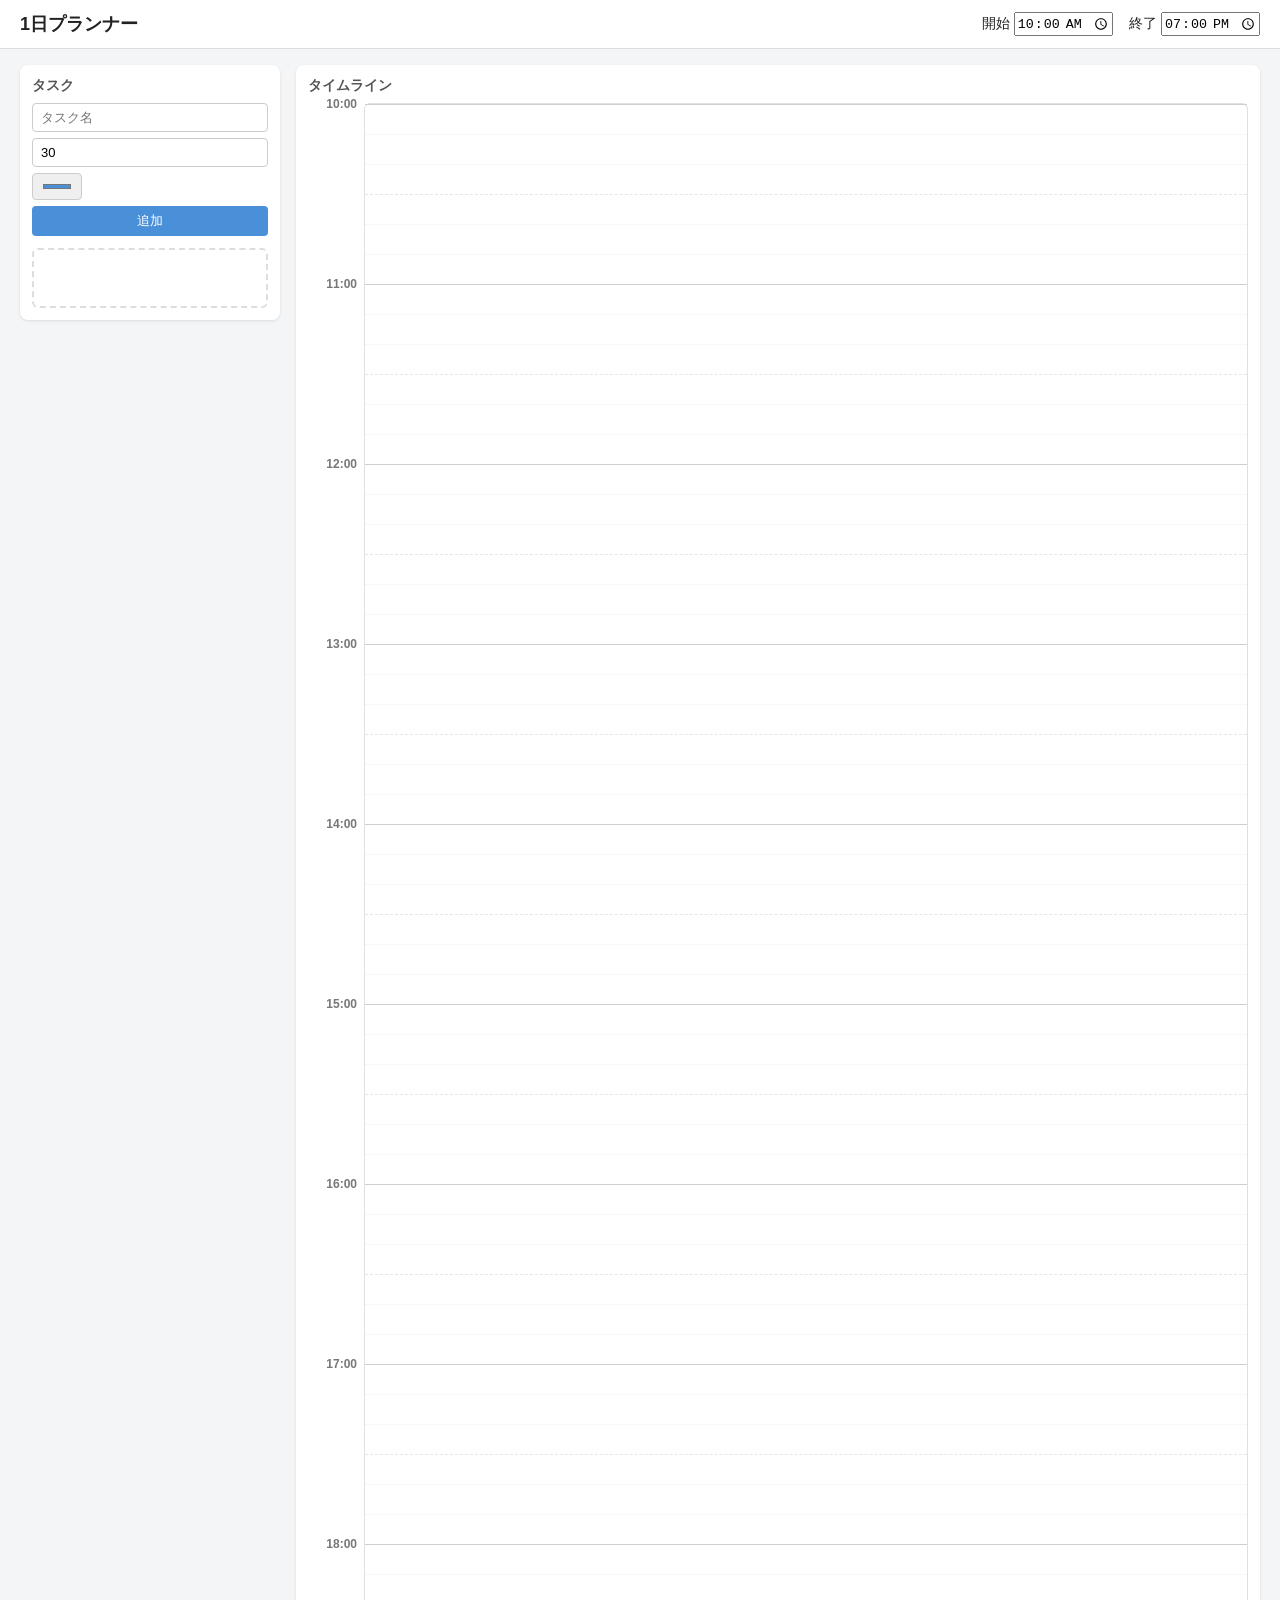
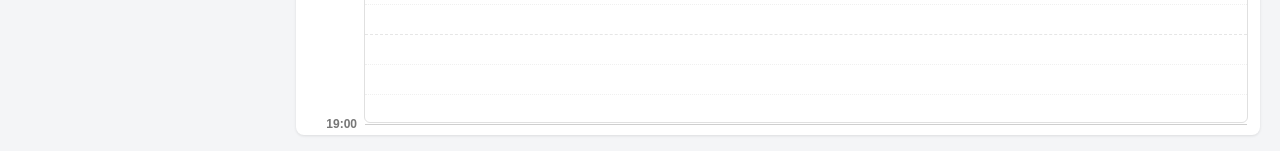
<file: dayplanner/index.html>
<!DOCTYPE html>
<html lang="ja">
<head>
<meta charset="UTF-8">
<meta name="viewport" content="width=device-width, initial-scale=1.0">
<title>1日プランナー</title>
<link rel="stylesheet" href="style.css">
</head>
<body>
  <header class="toolbar">
    <h1>1日プランナー</h1>
    <div class="range-form">
      <label>開始 <input type="time" id="dayStart" value="10:00" step="600"></label>
      <label>終了 <input type="time" id="dayEnd" value="19:00" step="600"></label>
    </div>
  </header>

  <main class="layout">
    <section class="pool-panel">
      <h2>タスク</h2>
      <form id="taskForm" class="task-form">
        <input type="text" id="taskTitle" placeholder="タスク名" required>
        <input type="number" id="taskDuration" placeholder="分" min="10" step="10" value="30" required>
        <input type="color" id="taskColor" value="#4a90d9">
        <button type="submit">追加</button>
      </form>
      <div id="pool" class="pool" data-zone="pool"></div>
    </section>

    <section class="timeline-panel">
      <h2>タイムライン</h2>
      <div id="timelineWrapper" class="timeline-wrapper">
        <div id="timeline" class="timeline" data-zone="timeline"></div>
      </div>
    </section>
  </main>

  <div id="editDialog" class="edit-dialog hidden">
    <form id="editForm">
      <input type="text" id="editTitle">
      <input type="number" id="editDuration" min="10" step="10">
      <input type="color" id="editColor">
      <div class="edit-actions">
        <button type="submit">保存</button>
        <button type="button" id="editDelete">削除</button>
        <button type="button" id="editCancel">閉じる</button>
      </div>
    </form>
  </div>

  <script src="app.js"></script>
</body>
</html>
</file>
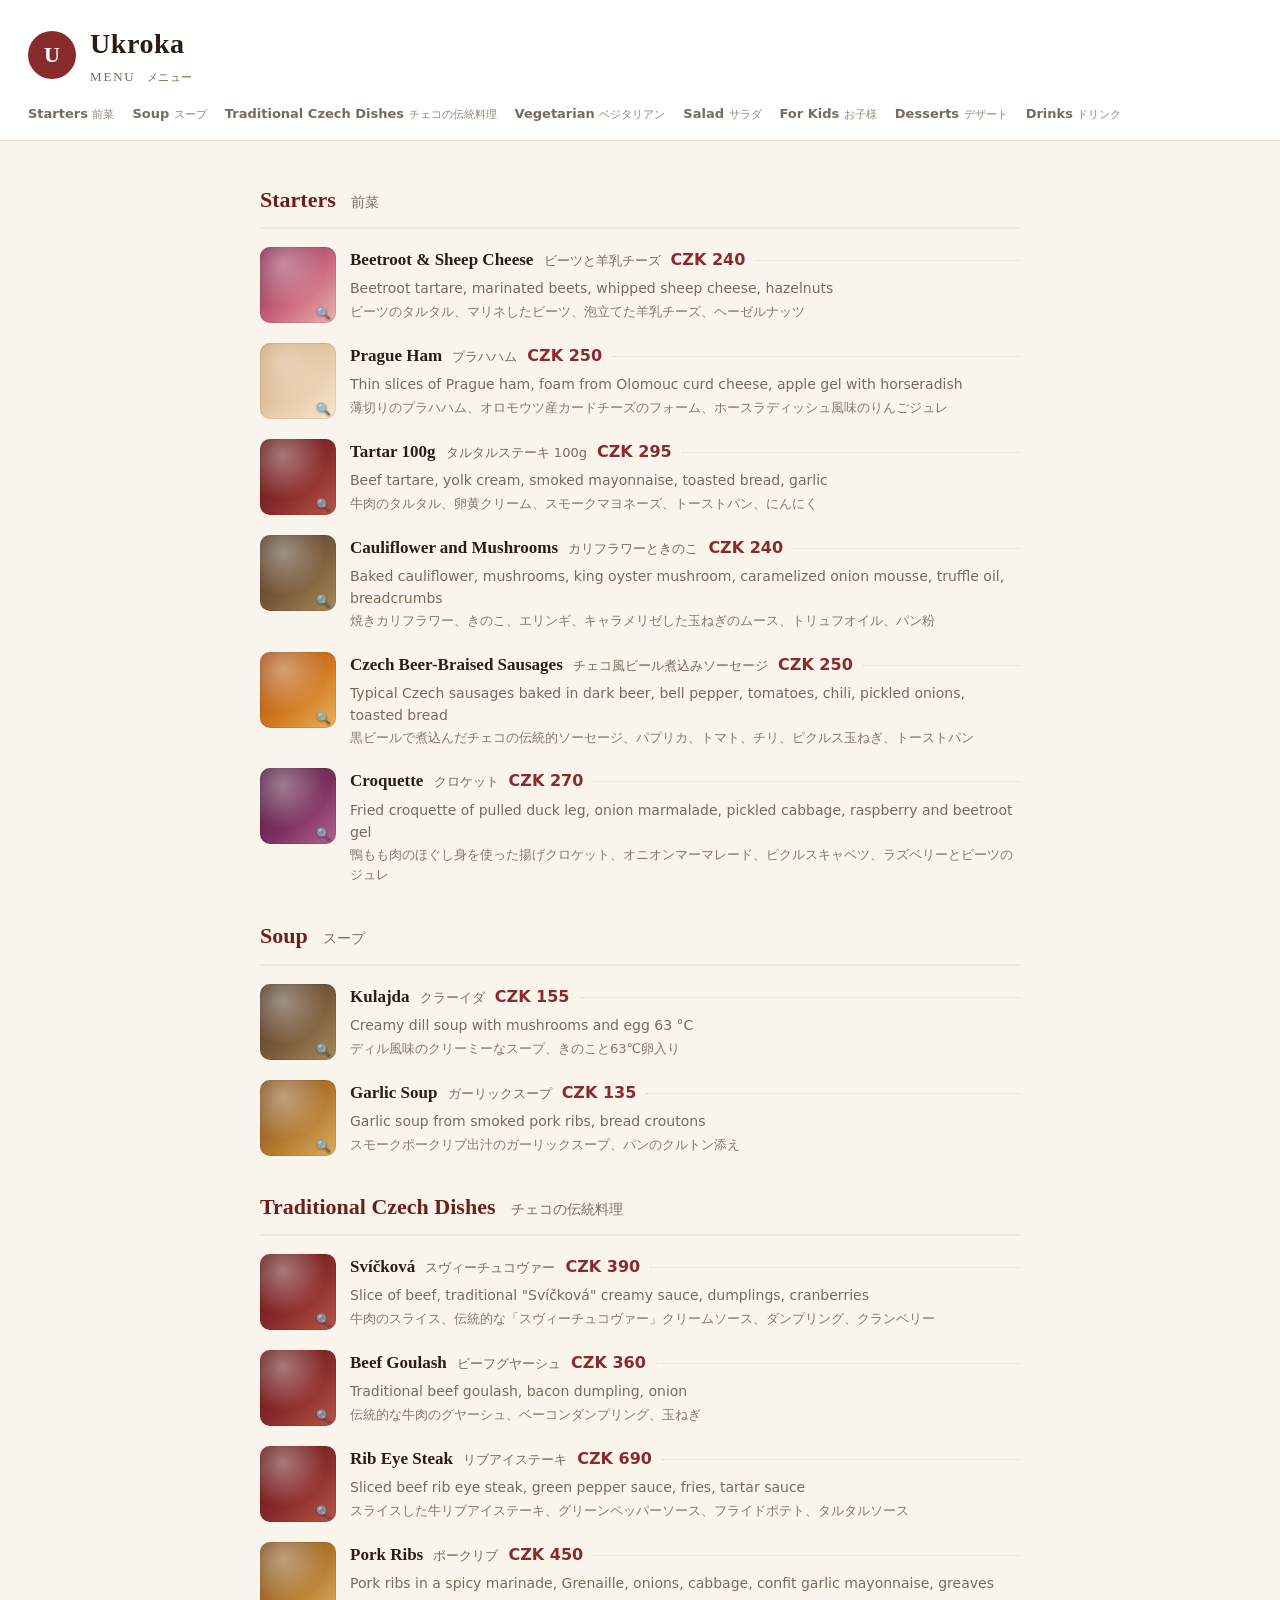
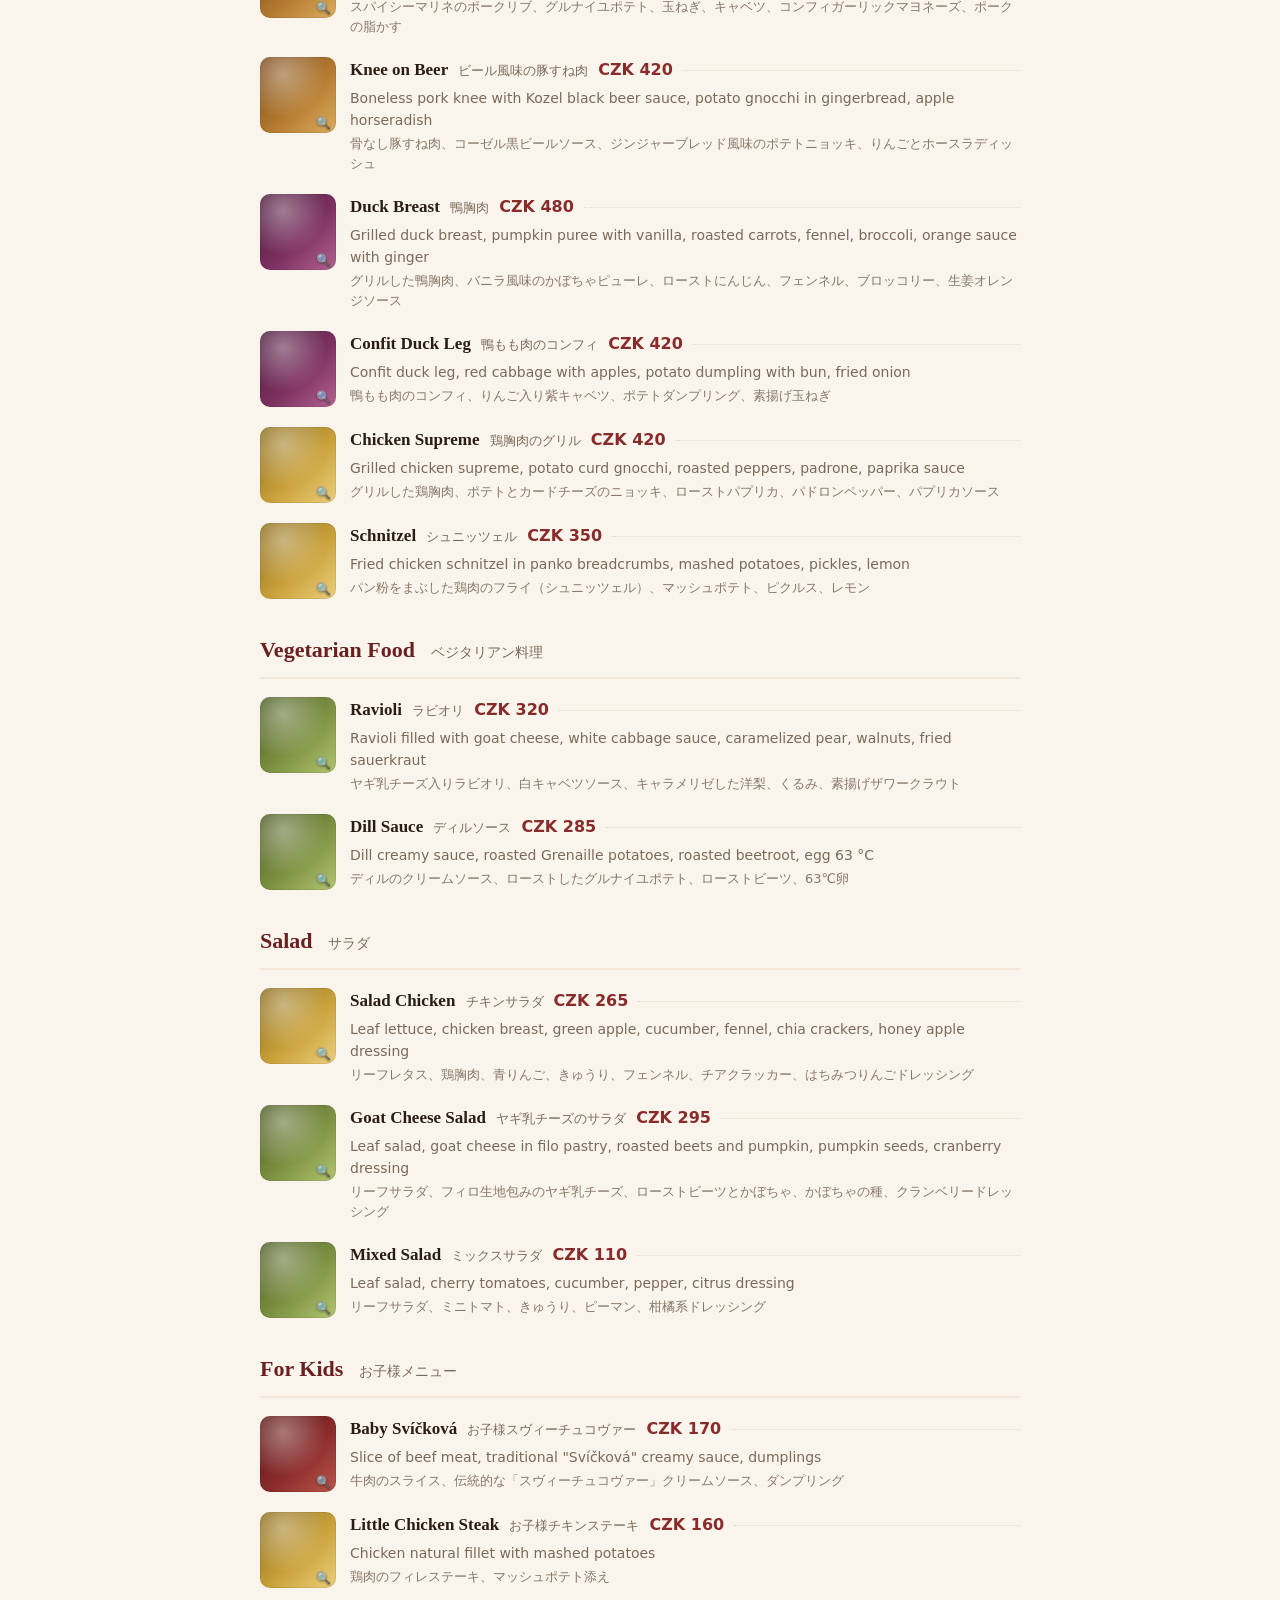
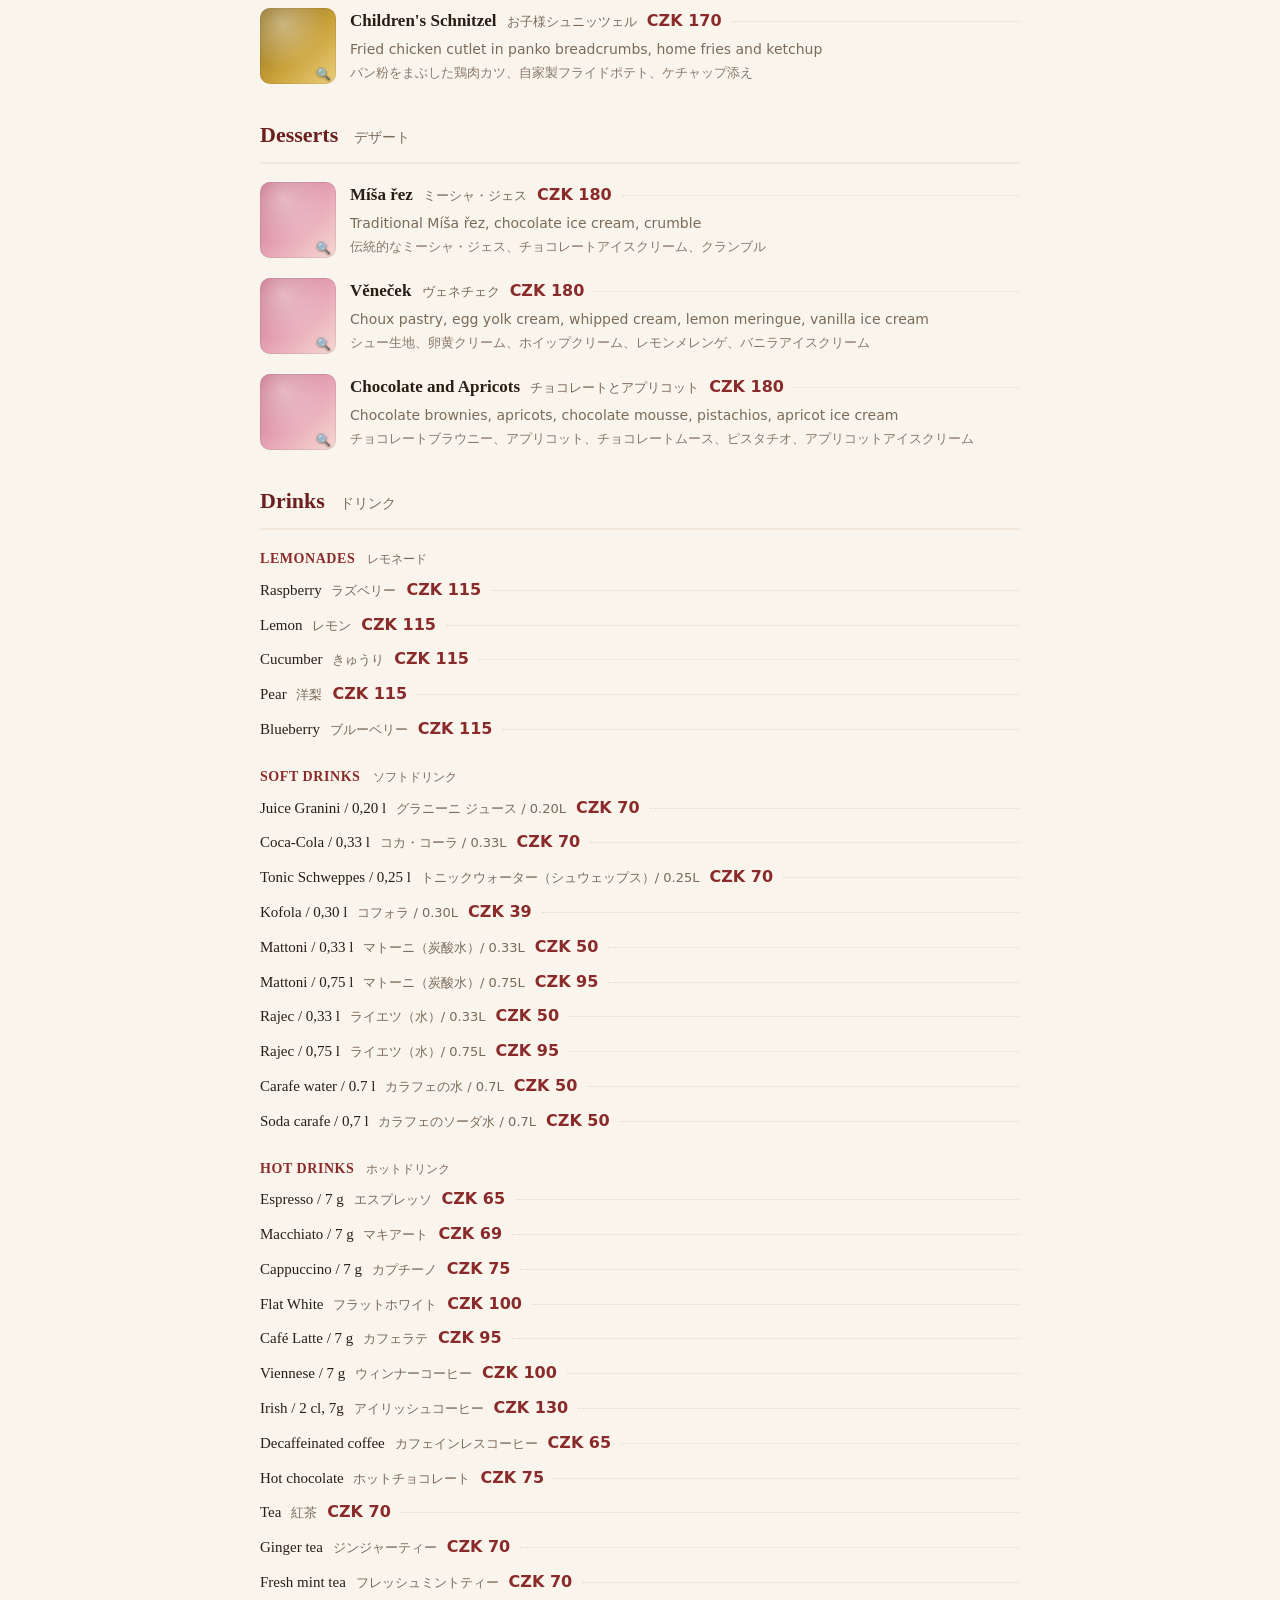
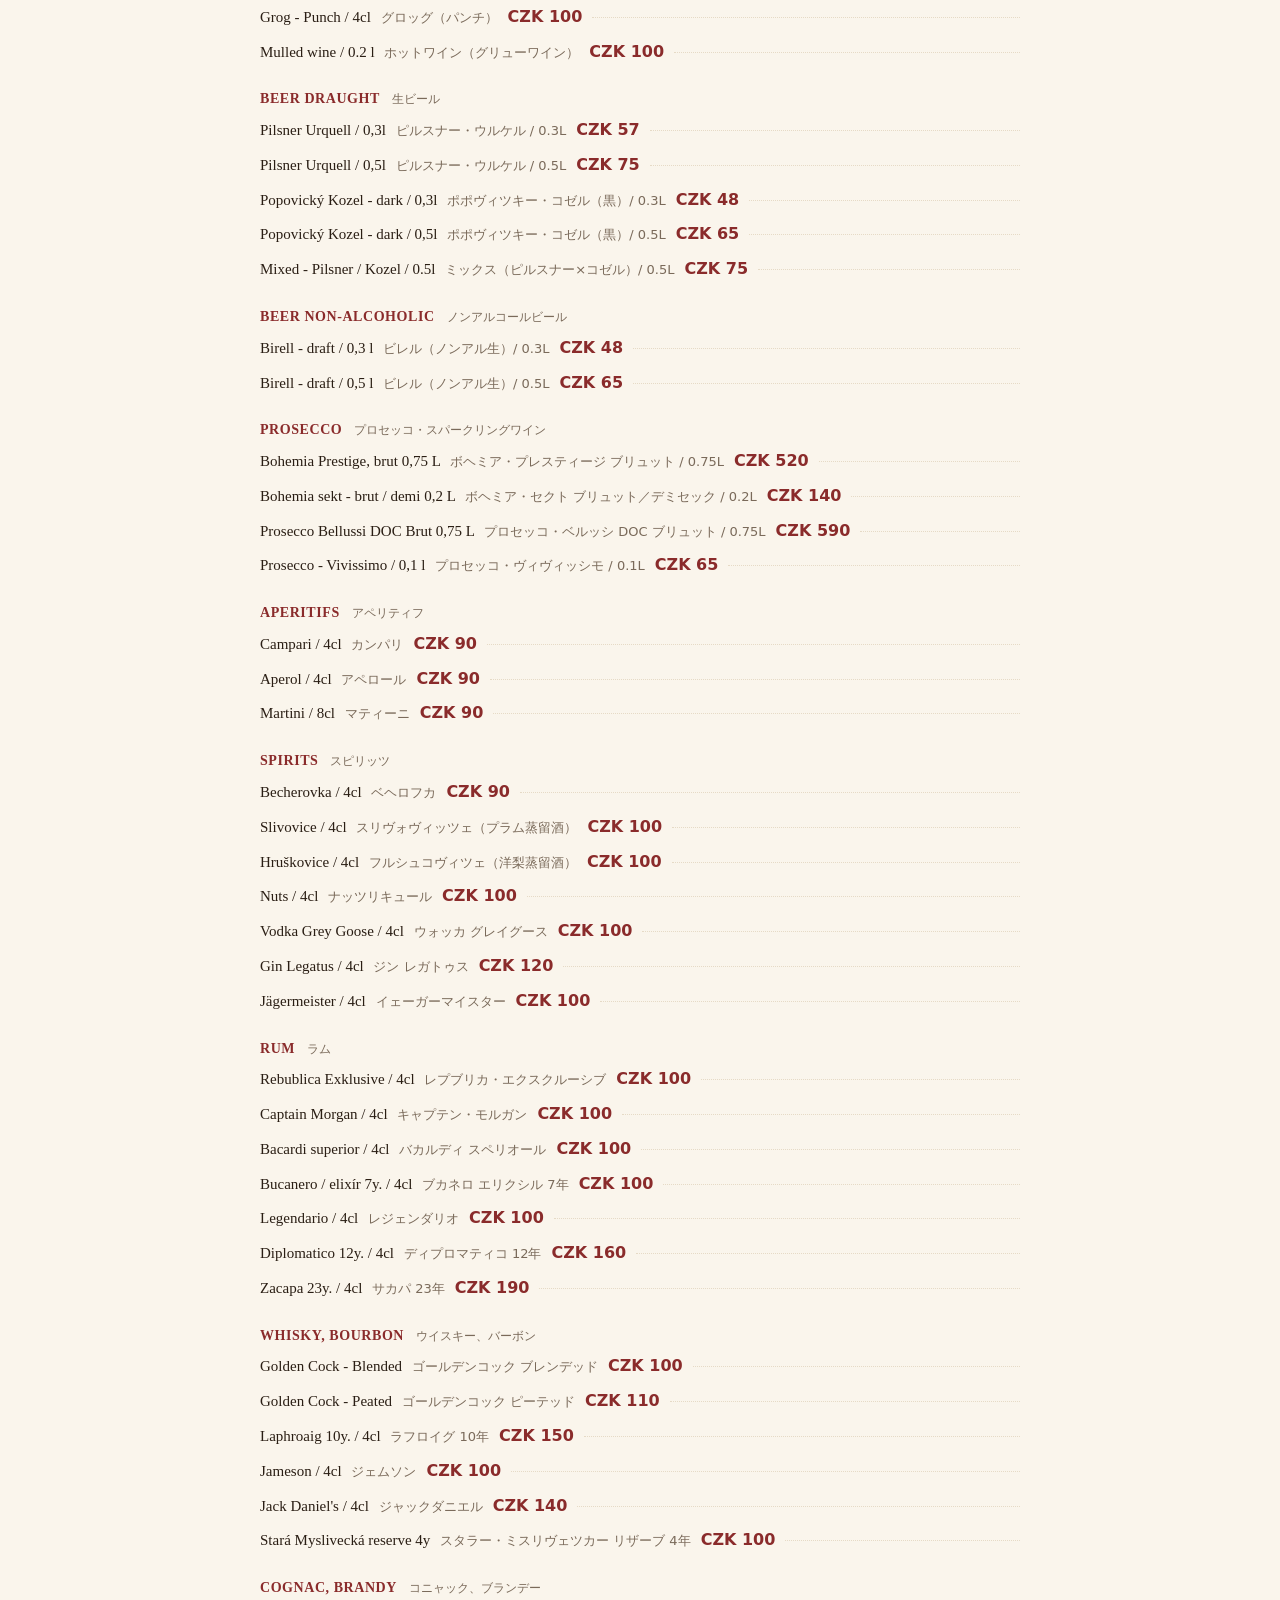
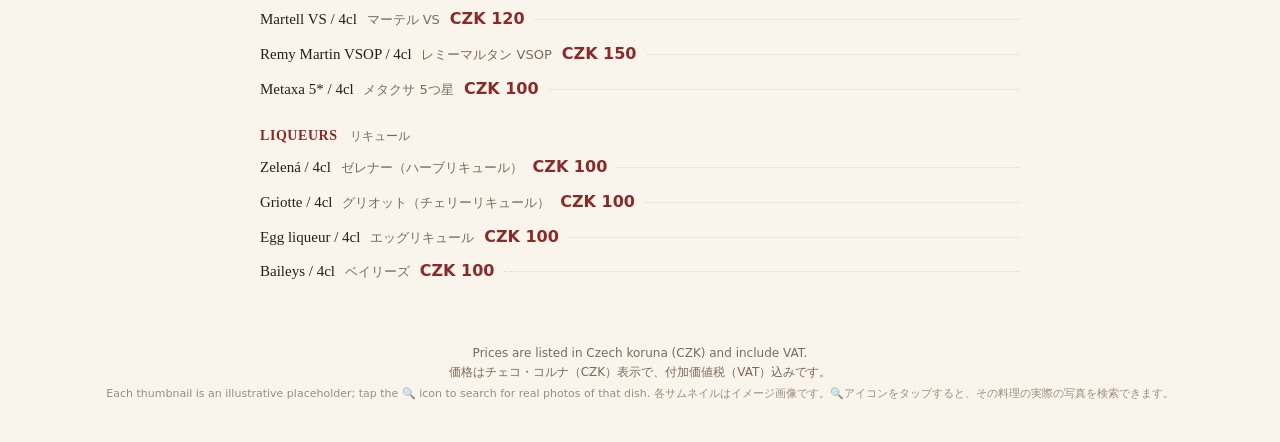
<file: menu1/index.html>
<!doctype html>
<html lang="en">
  <head>
    <meta charset="utf-8" />
    <meta name="viewport" content="width=device-width, initial-scale=1" />
    <title>Ukroka — Menu</title>
    <link rel="stylesheet" href="./styles.css" />
  </head>
  <body>
    <header class="site-header">
      <div class="brand">
        <div class="brand-mark" aria-hidden="true">U</div>
        <div>
          <h1>Ukroka</h1>
          <p>Menu <span class="ja">メニュー</span></p>
        </div>
      </div>
      <nav class="category-nav" aria-label="Menu categories">
        <a href="#starters">Starters <span class="ja">前菜</span></a>
        <a href="#soup">Soup <span class="ja">スープ</span></a>
        <a href="#traditional">Traditional Czech Dishes <span class="ja">チェコの伝統料理</span></a>
        <a href="#vegetarian">Vegetarian <span class="ja">ベジタリアン</span></a>
        <a href="#salad">Salad <span class="ja">サラダ</span></a>
        <a href="#kids">For Kids <span class="ja">お子様</span></a>
        <a href="#desserts">Desserts <span class="ja">デザート</span></a>
        <a href="#drinks">Drinks <span class="ja">ドリンク</span></a>
      </nav>
    </header>

    <main>
      <section id="starters" class="menu-section" aria-labelledby="starters-heading">
        <h2 id="starters-heading">Starters <span class="ja">前菜</span></h2>
        <ul class="menu-list">
          <li class="menu-item">
            <a class="menu-item-photo-link" href="https://www.google.com/search?tbm=isch&q=Beetroot%20and%20Sheep%20Cheese%20Ukroka" target="_blank" rel="noopener noreferrer" aria-label="Search photos of Beetroot and Sheep Cheese / Beetroot and Sheep Cheeseの写真を検索">
              <div class="menu-item-photo photo-a"></div>
            </a>
            <div class="menu-item-body">
              <div class="menu-item-row">
                <h3>Beetroot &amp; Sheep Cheese <span class="ja-name">ビーツと羊乳チーズ</span></h3>
                <span class="price">CZK 240</span>
              </div>
              <p class="desc-en">Beetroot tartare, marinated beets, whipped sheep cheese, hazelnuts</p>
              <p class="desc-ja">ビーツのタルタル、マリネしたビーツ、泡立てた羊乳チーズ、ヘーゼルナッツ</p>
            </div>
          </li>
          <li class="menu-item">
            <a class="menu-item-photo-link" href="https://www.google.com/search?tbm=isch&q=Prague%20Ham%20Ukroka" target="_blank" rel="noopener noreferrer" aria-label="Search photos of Prague Ham / Prague Hamの写真を検索">
              <div class="menu-item-photo photo-b"></div>
            </a>
            <div class="menu-item-body">
              <div class="menu-item-row">
                <h3>Prague Ham <span class="ja-name">プラハハム</span></h3>
                <span class="price">CZK 250</span>
              </div>
              <p class="desc-en">Thin slices of Prague ham, foam from Olomouc curd cheese, apple gel with horseradish</p>
              <p class="desc-ja">薄切りのプラハハム、オロモウツ産カードチーズのフォーム、ホースラディッシュ風味のりんごジュレ</p>
            </div>
          </li>
          <li class="menu-item">
            <a class="menu-item-photo-link" href="https://www.google.com/search?tbm=isch&q=Tartar%20100g%20Ukroka" target="_blank" rel="noopener noreferrer" aria-label="Search photos of Tartar 100g / Tartar 100gの写真を検索">
              <div class="menu-item-photo photo-c"></div>
            </a>
            <div class="menu-item-body">
              <div class="menu-item-row">
                <h3>Tartar 100g <span class="ja-name">タルタルステーキ 100g</span></h3>
                <span class="price">CZK 295</span>
              </div>
              <p class="desc-en">Beef tartare, yolk cream, smoked mayonnaise, toasted bread, garlic</p>
              <p class="desc-ja">牛肉のタルタル、卵黄クリーム、スモークマヨネーズ、トーストパン、にんにく</p>
            </div>
          </li>
          <li class="menu-item">
            <a class="menu-item-photo-link" href="https://www.google.com/search?tbm=isch&q=Cauliflower%20and%20Mushrooms%20Ukroka" target="_blank" rel="noopener noreferrer" aria-label="Search photos of Cauliflower and Mushrooms / Cauliflower and Mushroomsの写真を検索">
              <div class="menu-item-photo photo-d"></div>
            </a>
            <div class="menu-item-body">
              <div class="menu-item-row">
                <h3>Cauliflower and Mushrooms <span class="ja-name">カリフラワーときのこ</span></h3>
                <span class="price">CZK 240</span>
              </div>
              <p class="desc-en">Baked cauliflower, mushrooms, king oyster mushroom, caramelized onion mousse, truffle oil, breadcrumbs</p>
              <p class="desc-ja">焼きカリフラワー、きのこ、エリンギ、キャラメリゼした玉ねぎのムース、トリュフオイル、パン粉</p>
            </div>
          </li>
          <li class="menu-item">
            <a class="menu-item-photo-link" href="https://www.google.com/search?tbm=isch&q=Czech%20Beer-Braised%20Sausages%20Ukroka" target="_blank" rel="noopener noreferrer" aria-label="Search photos of Czech Beer-Braised Sausages / Czech Beer-Braised Sausagesの写真を検索">
              <div class="menu-item-photo photo-e"></div>
            </a>
            <div class="menu-item-body">
              <div class="menu-item-row">
                <h3>Czech Beer-Braised Sausages <span class="ja-name">チェコ風ビール煮込みソーセージ</span></h3>
                <span class="price">CZK 250</span>
              </div>
              <p class="desc-en">Typical Czech sausages baked in dark beer, bell pepper, tomatoes, chili, pickled onions, toasted bread</p>
              <p class="desc-ja">黒ビールで煮込んだチェコの伝統的ソーセージ、パプリカ、トマト、チリ、ピクルス玉ねぎ、トーストパン</p>
            </div>
          </li>
          <li class="menu-item">
            <a class="menu-item-photo-link" href="https://www.google.com/search?tbm=isch&q=Croquette%20Ukroka" target="_blank" rel="noopener noreferrer" aria-label="Search photos of Croquette / Croquetteの写真を検索">
              <div class="menu-item-photo photo-f"></div>
            </a>
            <div class="menu-item-body">
              <div class="menu-item-row">
                <h3>Croquette <span class="ja-name">クロケット</span></h3>
                <span class="price">CZK 270</span>
              </div>
              <p class="desc-en">Fried croquette of pulled duck leg, onion marmalade, pickled cabbage, raspberry and beetroot gel</p>
              <p class="desc-ja">鴨もも肉のほぐし身を使った揚げクロケット、オニオンマーマレード、ピクルスキャベツ、ラズベリーとビーツのジュレ</p>
            </div>
          </li>
        </ul>
      </section>

      <section id="soup" class="menu-section" aria-labelledby="soup-heading">
        <h2 id="soup-heading">Soup <span class="ja">スープ</span></h2>
        <ul class="menu-list">
          <li class="menu-item">
            <a class="menu-item-photo-link" href="https://www.google.com/search?tbm=isch&q=Kulajda%20Ukroka" target="_blank" rel="noopener noreferrer" aria-label="Search photos of Kulajda / Kulajdaの写真を検索">
              <div class="menu-item-photo photo-d"></div>
            </a>
            <div class="menu-item-body">
              <div class="menu-item-row">
                <h3>Kulajda <span class="ja-name">クラーイダ</span></h3>
                <span class="price">CZK 155</span>
              </div>
              <p class="desc-en">Creamy dill soup with mushrooms and egg 63&nbsp;°C</p>
              <p class="desc-ja">ディル風味のクリーミーなスープ、きのこと63℃卵入り</p>
            </div>
          </li>
          <li class="menu-item">
            <a class="menu-item-photo-link" href="https://www.google.com/search?tbm=isch&q=Garlic%20Soup%20Ukroka" target="_blank" rel="noopener noreferrer" aria-label="Search photos of Garlic Soup / Garlic Soupの写真を検索">
              <div class="menu-item-photo photo-g"></div>
            </a>
            <div class="menu-item-body">
              <div class="menu-item-row">
                <h3>Garlic Soup <span class="ja-name">ガーリックスープ</span></h3>
                <span class="price">CZK 135</span>
              </div>
              <p class="desc-en">Garlic soup from smoked pork ribs, bread croutons</p>
              <p class="desc-ja">スモークポークリブ出汁のガーリックスープ、パンのクルトン添え</p>
            </div>
          </li>
        </ul>
      </section>

      <section id="traditional" class="menu-section" aria-labelledby="traditional-heading">
        <h2 id="traditional-heading">Traditional Czech Dishes <span class="ja">チェコの伝統料理</span></h2>
        <ul class="menu-list">
          <li class="menu-item">
            <a class="menu-item-photo-link" href="https://www.google.com/search?tbm=isch&q=Sv%C3%AD%C4%8Dkov%C3%A1%20Ukroka" target="_blank" rel="noopener noreferrer" aria-label="Search photos of Svíčková / Svíčkováの写真を検索">
              <div class="menu-item-photo photo-c"></div>
            </a>
            <div class="menu-item-body">
              <div class="menu-item-row">
                <h3>Svíčková <span class="ja-name">スヴィーチュコヴァー</span></h3>
                <span class="price">CZK 390</span>
              </div>
              <p class="desc-en">Slice of beef, traditional "Svíčková" creamy sauce, dumplings, cranberries</p>
              <p class="desc-ja">牛肉のスライス、伝統的な「スヴィーチュコヴァー」クリームソース、ダンプリング、クランベリー</p>
            </div>
          </li>
          <li class="menu-item">
            <a class="menu-item-photo-link" href="https://www.google.com/search?tbm=isch&q=Beef%20Goulash%20Ukroka" target="_blank" rel="noopener noreferrer" aria-label="Search photos of Beef Goulash / Beef Goulashの写真を検索">
              <div class="menu-item-photo photo-c"></div>
            </a>
            <div class="menu-item-body">
              <div class="menu-item-row">
                <h3>Beef Goulash <span class="ja-name">ビーフグヤーシュ</span></h3>
                <span class="price">CZK 360</span>
              </div>
              <p class="desc-en">Traditional beef goulash, bacon dumpling, onion</p>
              <p class="desc-ja">伝統的な牛肉のグヤーシュ、ベーコンダンプリング、玉ねぎ</p>
            </div>
          </li>
          <li class="menu-item">
            <a class="menu-item-photo-link" href="https://www.google.com/search?tbm=isch&q=Rib%20Eye%20Steak%20Ukroka" target="_blank" rel="noopener noreferrer" aria-label="Search photos of Rib Eye Steak / Rib Eye Steakの写真を検索">
              <div class="menu-item-photo photo-c"></div>
            </a>
            <div class="menu-item-body">
              <div class="menu-item-row">
                <h3>Rib Eye Steak <span class="ja-name">リブアイステーキ</span></h3>
                <span class="price">CZK 690</span>
              </div>
              <p class="desc-en">Sliced beef rib eye steak, green pepper sauce, fries, tartar sauce</p>
              <p class="desc-ja">スライスした牛リブアイステーキ、グリーンペッパーソース、フライドポテト、タルタルソース</p>
            </div>
          </li>
          <li class="menu-item">
            <a class="menu-item-photo-link" href="https://www.google.com/search?tbm=isch&q=Pork%20Ribs%20Ukroka" target="_blank" rel="noopener noreferrer" aria-label="Search photos of Pork Ribs / Pork Ribsの写真を検索">
              <div class="menu-item-photo photo-g"></div>
            </a>
            <div class="menu-item-body">
              <div class="menu-item-row">
                <h3>Pork Ribs <span class="ja-name">ポークリブ</span></h3>
                <span class="price">CZK 450</span>
              </div>
              <p class="desc-en">Pork ribs in a spicy marinade, Grenaille, onions, cabbage, confit garlic mayonnaise, greaves</p>
              <p class="desc-ja">スパイシーマリネのポークリブ、グルナイユポテト、玉ねぎ、キャベツ、コンフィガーリックマヨネーズ、ポークの脂かす</p>
            </div>
          </li>
          <li class="menu-item">
            <a class="menu-item-photo-link" href="https://www.google.com/search?tbm=isch&q=Knee%20on%20Beer%20Ukroka" target="_blank" rel="noopener noreferrer" aria-label="Search photos of Knee on Beer / Knee on Beerの写真を検索">
              <div class="menu-item-photo photo-g"></div>
            </a>
            <div class="menu-item-body">
              <div class="menu-item-row">
                <h3>Knee on Beer <span class="ja-name">ビール風味の豚すね肉</span></h3>
                <span class="price">CZK 420</span>
              </div>
              <p class="desc-en">Boneless pork knee with Kozel black beer sauce, potato gnocchi in gingerbread, apple horseradish</p>
              <p class="desc-ja">骨なし豚すね肉、コーゼル黒ビールソース、ジンジャーブレッド風味のポテトニョッキ、りんごとホースラディッシュ</p>
            </div>
          </li>
          <li class="menu-item">
            <a class="menu-item-photo-link" href="https://www.google.com/search?tbm=isch&q=Duck%20Breast%20Ukroka" target="_blank" rel="noopener noreferrer" aria-label="Search photos of Duck Breast / Duck Breastの写真を検索">
              <div class="menu-item-photo photo-f"></div>
            </a>
            <div class="menu-item-body">
              <div class="menu-item-row">
                <h3>Duck Breast <span class="ja-name">鴨胸肉</span></h3>
                <span class="price">CZK 480</span>
              </div>
              <p class="desc-en">Grilled duck breast, pumpkin puree with vanilla, roasted carrots, fennel, broccoli, orange sauce with ginger</p>
              <p class="desc-ja">グリルした鴨胸肉、バニラ風味のかぼちゃピューレ、ローストにんじん、フェンネル、ブロッコリー、生姜オレンジソース</p>
            </div>
          </li>
          <li class="menu-item">
            <a class="menu-item-photo-link" href="https://www.google.com/search?tbm=isch&q=Confit%20Duck%20Leg%20Ukroka" target="_blank" rel="noopener noreferrer" aria-label="Search photos of Confit Duck Leg / Confit Duck Legの写真を検索">
              <div class="menu-item-photo photo-f"></div>
            </a>
            <div class="menu-item-body">
              <div class="menu-item-row">
                <h3>Confit Duck Leg <span class="ja-name">鴨もも肉のコンフィ</span></h3>
                <span class="price">CZK 420</span>
              </div>
              <p class="desc-en">Confit duck leg, red cabbage with apples, potato dumpling with bun, fried onion</p>
              <p class="desc-ja">鴨もも肉のコンフィ、りんご入り紫キャベツ、ポテトダンプリング、素揚げ玉ねぎ</p>
            </div>
          </li>
          <li class="menu-item">
            <a class="menu-item-photo-link" href="https://www.google.com/search?tbm=isch&q=Chicken%20Supreme%20Ukroka" target="_blank" rel="noopener noreferrer" aria-label="Search photos of Chicken Supreme / Chicken Supremeの写真を検索">
              <div class="menu-item-photo photo-j"></div>
            </a>
            <div class="menu-item-body">
              <div class="menu-item-row">
                <h3>Chicken Supreme <span class="ja-name">鶏胸肉のグリル</span></h3>
                <span class="price">CZK 420</span>
              </div>
              <p class="desc-en">Grilled chicken supreme, potato curd gnocchi, roasted peppers, padrone, paprika sauce</p>
              <p class="desc-ja">グリルした鶏胸肉、ポテトとカードチーズのニョッキ、ローストパプリカ、パドロンペッパー、パプリカソース</p>
            </div>
          </li>
          <li class="menu-item">
            <a class="menu-item-photo-link" href="https://www.google.com/search?tbm=isch&q=Schnitzel%20Ukroka" target="_blank" rel="noopener noreferrer" aria-label="Search photos of Schnitzel / Schnitzelの写真を検索">
              <div class="menu-item-photo photo-j"></div>
            </a>
            <div class="menu-item-body">
              <div class="menu-item-row">
                <h3>Schnitzel <span class="ja-name">シュニッツェル</span></h3>
                <span class="price">CZK 350</span>
              </div>
              <p class="desc-en">Fried chicken schnitzel in panko breadcrumbs, mashed potatoes, pickles, lemon</p>
              <p class="desc-ja">パン粉をまぶした鶏肉のフライ（シュニッツェル）、マッシュポテト、ピクルス、レモン</p>
            </div>
          </li>
        </ul>
      </section>

      <section id="vegetarian" class="menu-section" aria-labelledby="vegetarian-heading">
        <h2 id="vegetarian-heading">Vegetarian Food <span class="ja">ベジタリアン料理</span></h2>
        <ul class="menu-list">
          <li class="menu-item">
            <a class="menu-item-photo-link" href="https://www.google.com/search?tbm=isch&q=Ravioli%20Ukroka" target="_blank" rel="noopener noreferrer" aria-label="Search photos of Ravioli / Ravioliの写真を検索">
              <div class="menu-item-photo photo-h"></div>
            </a>
            <div class="menu-item-body">
              <div class="menu-item-row">
                <h3>Ravioli <span class="ja-name">ラビオリ</span></h3>
                <span class="price">CZK 320</span>
              </div>
              <p class="desc-en">Ravioli filled with goat cheese, white cabbage sauce, caramelized pear, walnuts, fried sauerkraut</p>
              <p class="desc-ja">ヤギ乳チーズ入りラビオリ、白キャベツソース、キャラメリゼした洋梨、くるみ、素揚げザワークラウト</p>
            </div>
          </li>
          <li class="menu-item">
            <a class="menu-item-photo-link" href="https://www.google.com/search?tbm=isch&q=Dill%20Sauce%20Ukroka" target="_blank" rel="noopener noreferrer" aria-label="Search photos of Dill Sauce / Dill Sauceの写真を検索">
              <div class="menu-item-photo photo-h"></div>
            </a>
            <div class="menu-item-body">
              <div class="menu-item-row">
                <h3>Dill Sauce <span class="ja-name">ディルソース</span></h3>
                <span class="price">CZK 285</span>
              </div>
              <p class="desc-en">Dill creamy sauce, roasted Grenaille potatoes, roasted beetroot, egg 63&nbsp;°C</p>
              <p class="desc-ja">ディルのクリームソース、ローストしたグルナイユポテト、ローストビーツ、63℃卵</p>
            </div>
          </li>
        </ul>
      </section>

      <section id="salad" class="menu-section" aria-labelledby="salad-heading">
        <h2 id="salad-heading">Salad <span class="ja">サラダ</span></h2>
        <ul class="menu-list">
          <li class="menu-item">
            <a class="menu-item-photo-link" href="https://www.google.com/search?tbm=isch&q=Salad%20Chicken%20Ukroka" target="_blank" rel="noopener noreferrer" aria-label="Search photos of Salad Chicken / Salad Chickenの写真を検索">
              <div class="menu-item-photo photo-j"></div>
            </a>
            <div class="menu-item-body">
              <div class="menu-item-row">
                <h3>Salad Chicken <span class="ja-name">チキンサラダ</span></h3>
                <span class="price">CZK 265</span>
              </div>
              <p class="desc-en">Leaf lettuce, chicken breast, green apple, cucumber, fennel, chia crackers, honey apple dressing</p>
              <p class="desc-ja">リーフレタス、鶏胸肉、青りんご、きゅうり、フェンネル、チアクラッカー、はちみつりんごドレッシング</p>
            </div>
          </li>
          <li class="menu-item">
            <a class="menu-item-photo-link" href="https://www.google.com/search?tbm=isch&q=Goat%20Cheese%20Salad%20Ukroka" target="_blank" rel="noopener noreferrer" aria-label="Search photos of Goat Cheese Salad / Goat Cheese Saladの写真を検索">
              <div class="menu-item-photo photo-h"></div>
            </a>
            <div class="menu-item-body">
              <div class="menu-item-row">
                <h3>Goat Cheese Salad <span class="ja-name">ヤギ乳チーズのサラダ</span></h3>
                <span class="price">CZK 295</span>
              </div>
              <p class="desc-en">Leaf salad, goat cheese in filo pastry, roasted beets and pumpkin, pumpkin seeds, cranberry dressing</p>
              <p class="desc-ja">リーフサラダ、フィロ生地包みのヤギ乳チーズ、ローストビーツとかぼちゃ、かぼちゃの種、クランベリードレッシング</p>
            </div>
          </li>
          <li class="menu-item">
            <a class="menu-item-photo-link" href="https://www.google.com/search?tbm=isch&q=Mixed%20Salad%20Ukroka" target="_blank" rel="noopener noreferrer" aria-label="Search photos of Mixed Salad / Mixed Saladの写真を検索">
              <div class="menu-item-photo photo-h"></div>
            </a>
            <div class="menu-item-body">
              <div class="menu-item-row">
                <h3>Mixed Salad <span class="ja-name">ミックスサラダ</span></h3>
                <span class="price">CZK 110</span>
              </div>
              <p class="desc-en">Leaf salad, cherry tomatoes, cucumber, pepper, citrus dressing</p>
              <p class="desc-ja">リーフサラダ、ミニトマト、きゅうり、ピーマン、柑橘系ドレッシング</p>
            </div>
          </li>
        </ul>
      </section>

      <section id="kids" class="menu-section" aria-labelledby="kids-heading">
        <h2 id="kids-heading">For Kids <span class="ja">お子様メニュー</span></h2>
        <ul class="menu-list">
          <li class="menu-item">
            <a class="menu-item-photo-link" href="https://www.google.com/search?tbm=isch&q=Baby%20Sv%C3%AD%C4%8Dkov%C3%A1%20Ukroka" target="_blank" rel="noopener noreferrer" aria-label="Search photos of Baby Svíčková / Baby Svíčkováの写真を検索">
              <div class="menu-item-photo photo-c"></div>
            </a>
            <div class="menu-item-body">
              <div class="menu-item-row">
                <h3>Baby Svíčková <span class="ja-name">お子様スヴィーチュコヴァー</span></h3>
                <span class="price">CZK 170</span>
              </div>
              <p class="desc-en">Slice of beef meat, traditional "Svíčková" creamy sauce, dumplings</p>
              <p class="desc-ja">牛肉のスライス、伝統的な「スヴィーチュコヴァー」クリームソース、ダンプリング</p>
            </div>
          </li>
          <li class="menu-item">
            <a class="menu-item-photo-link" href="https://www.google.com/search?tbm=isch&q=Little%20Chicken%20Steak%20Ukroka" target="_blank" rel="noopener noreferrer" aria-label="Search photos of Little Chicken Steak / Little Chicken Steakの写真を検索">
              <div class="menu-item-photo photo-j"></div>
            </a>
            <div class="menu-item-body">
              <div class="menu-item-row">
                <h3>Little Chicken Steak <span class="ja-name">お子様チキンステーキ</span></h3>
                <span class="price">CZK 160</span>
              </div>
              <p class="desc-en">Chicken natural fillet with mashed potatoes</p>
              <p class="desc-ja">鶏肉のフィレステーキ、マッシュポテト添え</p>
            </div>
          </li>
          <li class="menu-item">
            <a class="menu-item-photo-link" href="https://www.google.com/search?tbm=isch&q=Children%27s%20Schnitzel%20Ukroka" target="_blank" rel="noopener noreferrer" aria-label="Search photos of Children's Schnitzel / Children's Schnitzelの写真を検索">
              <div class="menu-item-photo photo-j"></div>
            </a>
            <div class="menu-item-body">
              <div class="menu-item-row">
                <h3>Children's Schnitzel <span class="ja-name">お子様シュニッツェル</span></h3>
                <span class="price">CZK 170</span>
              </div>
              <p class="desc-en">Fried chicken cutlet in panko breadcrumbs, home fries and ketchup</p>
              <p class="desc-ja">パン粉をまぶした鶏肉カツ、自家製フライドポテト、ケチャップ添え</p>
            </div>
          </li>
        </ul>
      </section>

      <section id="desserts" class="menu-section" aria-labelledby="desserts-heading">
        <h2 id="desserts-heading">Desserts <span class="ja">デザート</span></h2>
        <ul class="menu-list">
          <li class="menu-item">
            <a class="menu-item-photo-link" href="https://www.google.com/search?tbm=isch&q=M%C3%AD%C5%A1a%20%C5%99ez%20Ukroka" target="_blank" rel="noopener noreferrer" aria-label="Search photos of Míša řez / Míša řezの写真を検索">
              <div class="menu-item-photo photo-i"></div>
            </a>
            <div class="menu-item-body">
              <div class="menu-item-row">
                <h3>Míša řez <span class="ja-name">ミーシャ・ジェス</span></h3>
                <span class="price">CZK 180</span>
              </div>
              <p class="desc-en">Traditional Míša řez, chocolate ice cream, crumble</p>
              <p class="desc-ja">伝統的なミーシャ・ジェス、チョコレートアイスクリーム、クランブル</p>
            </div>
          </li>
          <li class="menu-item">
            <a class="menu-item-photo-link" href="https://www.google.com/search?tbm=isch&q=V%C4%9Bne%C4%8Dek%20Ukroka" target="_blank" rel="noopener noreferrer" aria-label="Search photos of Věneček / Věnečekの写真を検索">
              <div class="menu-item-photo photo-i"></div>
            </a>
            <div class="menu-item-body">
              <div class="menu-item-row">
                <h3>Věneček <span class="ja-name">ヴェネチェク</span></h3>
                <span class="price">CZK 180</span>
              </div>
              <p class="desc-en">Choux pastry, egg yolk cream, whipped cream, lemon meringue, vanilla ice cream</p>
              <p class="desc-ja">シュー生地、卵黄クリーム、ホイップクリーム、レモンメレンゲ、バニラアイスクリーム</p>
            </div>
          </li>
          <li class="menu-item">
            <a class="menu-item-photo-link" href="https://www.google.com/search?tbm=isch&q=Chocolate%20and%20Apricots%20Ukroka" target="_blank" rel="noopener noreferrer" aria-label="Search photos of Chocolate and Apricots / Chocolate and Apricotsの写真を検索">
              <div class="menu-item-photo photo-i"></div>
            </a>
            <div class="menu-item-body">
              <div class="menu-item-row">
                <h3>Chocolate and Apricots <span class="ja-name">チョコレートとアプリコット</span></h3>
                <span class="price">CZK 180</span>
              </div>
              <p class="desc-en">Chocolate brownies, apricots, chocolate mousse, pistachios, apricot ice cream</p>
              <p class="desc-ja">チョコレートブラウニー、アプリコット、チョコレートムース、ピスタチオ、アプリコットアイスクリーム</p>
            </div>
          </li>
        </ul>
      </section>

      <section id="drinks" class="menu-section" aria-labelledby="drinks-heading">
        <h2 id="drinks-heading">Drinks <span class="ja">ドリンク</span></h2>
        <div class="drink-group">
          <h3 class="drink-category">Lemonades <span class="ja">レモネード</span></h3>
          <ul class="drink-list">
            <li class="drink-item">
              <span class="drink-name">Raspberry <span class="ja-name">ラズベリー</span></span>
              <span class="price">CZK 115</span>
            </li>
            <li class="drink-item">
              <span class="drink-name">Lemon <span class="ja-name">レモン</span></span>
              <span class="price">CZK 115</span>
            </li>
            <li class="drink-item">
              <span class="drink-name">Cucumber <span class="ja-name">きゅうり</span></span>
              <span class="price">CZK 115</span>
            </li>
            <li class="drink-item">
              <span class="drink-name">Pear <span class="ja-name">洋梨</span></span>
              <span class="price">CZK 115</span>
            </li>
            <li class="drink-item">
              <span class="drink-name">Blueberry <span class="ja-name">ブルーベリー</span></span>
              <span class="price">CZK 115</span>
            </li>
          </ul>
        </div>
        <div class="drink-group">
          <h3 class="drink-category">Soft Drinks <span class="ja">ソフトドリンク</span></h3>
          <ul class="drink-list">
            <li class="drink-item">
              <span class="drink-name">Juice Granini / 0,20 l <span class="ja-name">グラニーニ ジュース / 0.20L</span></span>
              <span class="price">CZK 70</span>
            </li>
            <li class="drink-item">
              <span class="drink-name">Coca-Cola / 0,33 l <span class="ja-name">コカ・コーラ / 0.33L</span></span>
              <span class="price">CZK 70</span>
            </li>
            <li class="drink-item">
              <span class="drink-name">Tonic Schweppes / 0,25 l <span class="ja-name">トニックウォーター（シュウェップス）/ 0.25L</span></span>
              <span class="price">CZK 70</span>
            </li>
            <li class="drink-item">
              <span class="drink-name">Kofola / 0,30 l <span class="ja-name">コフォラ / 0.30L</span></span>
              <span class="price">CZK 39</span>
            </li>
            <li class="drink-item">
              <span class="drink-name">Mattoni / 0,33 l <span class="ja-name">マトーニ（炭酸水）/ 0.33L</span></span>
              <span class="price">CZK 50</span>
            </li>
            <li class="drink-item">
              <span class="drink-name">Mattoni / 0,75 l <span class="ja-name">マトーニ（炭酸水）/ 0.75L</span></span>
              <span class="price">CZK 95</span>
            </li>
            <li class="drink-item">
              <span class="drink-name">Rajec / 0,33 l <span class="ja-name">ライエツ（水）/ 0.33L</span></span>
              <span class="price">CZK 50</span>
            </li>
            <li class="drink-item">
              <span class="drink-name">Rajec / 0,75 l <span class="ja-name">ライエツ（水）/ 0.75L</span></span>
              <span class="price">CZK 95</span>
            </li>
            <li class="drink-item">
              <span class="drink-name">Carafe water / 0.7 l <span class="ja-name">カラフェの水 / 0.7L</span></span>
              <span class="price">CZK 50</span>
            </li>
            <li class="drink-item">
              <span class="drink-name">Soda carafe / 0,7 l <span class="ja-name">カラフェのソーダ水 / 0.7L</span></span>
              <span class="price">CZK 50</span>
            </li>
          </ul>
        </div>
        <div class="drink-group">
          <h3 class="drink-category">Hot Drinks <span class="ja">ホットドリンク</span></h3>
          <ul class="drink-list">
            <li class="drink-item">
              <span class="drink-name">Espresso / 7 g <span class="ja-name">エスプレッソ</span></span>
              <span class="price">CZK 65</span>
            </li>
            <li class="drink-item">
              <span class="drink-name">Macchiato / 7 g <span class="ja-name">マキアート</span></span>
              <span class="price">CZK 69</span>
            </li>
            <li class="drink-item">
              <span class="drink-name">Cappuccino / 7 g <span class="ja-name">カプチーノ</span></span>
              <span class="price">CZK 75</span>
            </li>
            <li class="drink-item">
              <span class="drink-name">Flat White <span class="ja-name">フラットホワイト</span></span>
              <span class="price">CZK 100</span>
            </li>
            <li class="drink-item">
              <span class="drink-name">Café Latte / 7 g <span class="ja-name">カフェラテ</span></span>
              <span class="price">CZK 95</span>
            </li>
            <li class="drink-item">
              <span class="drink-name">Viennese / 7 g <span class="ja-name">ウィンナーコーヒー</span></span>
              <span class="price">CZK 100</span>
            </li>
            <li class="drink-item">
              <span class="drink-name">Irish / 2 cl, 7g <span class="ja-name">アイリッシュコーヒー</span></span>
              <span class="price">CZK 130</span>
            </li>
            <li class="drink-item">
              <span class="drink-name">Decaffeinated coffee <span class="ja-name">カフェインレスコーヒー</span></span>
              <span class="price">CZK 65</span>
            </li>
            <li class="drink-item">
              <span class="drink-name">Hot chocolate <span class="ja-name">ホットチョコレート</span></span>
              <span class="price">CZK 75</span>
            </li>
            <li class="drink-item">
              <span class="drink-name">Tea <span class="ja-name">紅茶</span></span>
              <span class="price">CZK 70</span>
            </li>
            <li class="drink-item">
              <span class="drink-name">Ginger tea <span class="ja-name">ジンジャーティー</span></span>
              <span class="price">CZK 70</span>
            </li>
            <li class="drink-item">
              <span class="drink-name">Fresh mint tea <span class="ja-name">フレッシュミントティー</span></span>
              <span class="price">CZK 70</span>
            </li>
            <li class="drink-item">
              <span class="drink-name">Grog - Punch / 4cl <span class="ja-name">グロッグ（パンチ）</span></span>
              <span class="price">CZK 100</span>
            </li>
            <li class="drink-item">
              <span class="drink-name">Mulled wine / 0.2 l <span class="ja-name">ホットワイン（グリューワイン）</span></span>
              <span class="price">CZK 100</span>
            </li>
          </ul>
        </div>
        <div class="drink-group">
          <h3 class="drink-category">Beer Draught <span class="ja">生ビール</span></h3>
          <ul class="drink-list">
            <li class="drink-item">
              <span class="drink-name">Pilsner Urquell / 0,3l <span class="ja-name">ピルスナー・ウルケル / 0.3L</span></span>
              <span class="price">CZK 57</span>
            </li>
            <li class="drink-item">
              <span class="drink-name">Pilsner Urquell / 0,5l <span class="ja-name">ピルスナー・ウルケル / 0.5L</span></span>
              <span class="price">CZK 75</span>
            </li>
            <li class="drink-item">
              <span class="drink-name">Popovický Kozel - dark / 0,3l <span class="ja-name">ポポヴィツキー・コゼル（黒）/ 0.3L</span></span>
              <span class="price">CZK 48</span>
            </li>
            <li class="drink-item">
              <span class="drink-name">Popovický Kozel - dark / 0,5l <span class="ja-name">ポポヴィツキー・コゼル（黒）/ 0.5L</span></span>
              <span class="price">CZK 65</span>
            </li>
            <li class="drink-item">
              <span class="drink-name">Mixed - Pilsner / Kozel / 0.5l <span class="ja-name">ミックス（ピルスナー×コゼル）/ 0.5L</span></span>
              <span class="price">CZK 75</span>
            </li>
          </ul>
        </div>
        <div class="drink-group">
          <h3 class="drink-category">Beer Non-Alcoholic <span class="ja">ノンアルコールビール</span></h3>
          <ul class="drink-list">
            <li class="drink-item">
              <span class="drink-name">Birell - draft / 0,3 l <span class="ja-name">ビレル（ノンアル生）/ 0.3L</span></span>
              <span class="price">CZK 48</span>
            </li>
            <li class="drink-item">
              <span class="drink-name">Birell - draft / 0,5 l <span class="ja-name">ビレル（ノンアル生）/ 0.5L</span></span>
              <span class="price">CZK 65</span>
            </li>
          </ul>
        </div>
        <div class="drink-group">
          <h3 class="drink-category">Prosecco <span class="ja">プロセッコ・スパークリングワイン</span></h3>
          <ul class="drink-list">
            <li class="drink-item">
              <span class="drink-name">Bohemia Prestige, brut 0,75 L <span class="ja-name">ボヘミア・プレスティージ ブリュット / 0.75L</span></span>
              <span class="price">CZK 520</span>
            </li>
            <li class="drink-item">
              <span class="drink-name">Bohemia sekt - brut / demi 0,2 L <span class="ja-name">ボヘミア・セクト ブリュット／デミセック / 0.2L</span></span>
              <span class="price">CZK 140</span>
            </li>
            <li class="drink-item">
              <span class="drink-name">Prosecco Bellussi DOC Brut 0,75 L <span class="ja-name">プロセッコ・ベルッシ DOC ブリュット / 0.75L</span></span>
              <span class="price">CZK 590</span>
            </li>
            <li class="drink-item">
              <span class="drink-name">Prosecco - Vivissimo / 0,1 l <span class="ja-name">プロセッコ・ヴィヴィッシモ / 0.1L</span></span>
              <span class="price">CZK 65</span>
            </li>
          </ul>
        </div>
        <div class="drink-group">
          <h3 class="drink-category">Aperitifs <span class="ja">アペリティフ</span></h3>
          <ul class="drink-list">
            <li class="drink-item">
              <span class="drink-name">Campari / 4cl <span class="ja-name">カンパリ</span></span>
              <span class="price">CZK 90</span>
            </li>
            <li class="drink-item">
              <span class="drink-name">Aperol / 4cl <span class="ja-name">アペロール</span></span>
              <span class="price">CZK 90</span>
            </li>
            <li class="drink-item">
              <span class="drink-name">Martini / 8cl <span class="ja-name">マティーニ</span></span>
              <span class="price">CZK 90</span>
            </li>
          </ul>
        </div>
        <div class="drink-group">
          <h3 class="drink-category">Spirits <span class="ja">スピリッツ</span></h3>
          <ul class="drink-list">
            <li class="drink-item">
              <span class="drink-name">Becherovka / 4cl <span class="ja-name">ベヘロフカ</span></span>
              <span class="price">CZK 90</span>
            </li>
            <li class="drink-item">
              <span class="drink-name">Slivovice / 4cl <span class="ja-name">スリヴォヴィッツェ（プラム蒸留酒）</span></span>
              <span class="price">CZK 100</span>
            </li>
            <li class="drink-item">
              <span class="drink-name">Hruškovice / 4cl <span class="ja-name">フルシュコヴィツェ（洋梨蒸留酒）</span></span>
              <span class="price">CZK 100</span>
            </li>
            <li class="drink-item">
              <span class="drink-name">Nuts / 4cl <span class="ja-name">ナッツリキュール</span></span>
              <span class="price">CZK 100</span>
            </li>
            <li class="drink-item">
              <span class="drink-name">Vodka Grey Goose / 4cl <span class="ja-name">ウォッカ グレイグース</span></span>
              <span class="price">CZK 100</span>
            </li>
            <li class="drink-item">
              <span class="drink-name">Gin Legatus / 4cl <span class="ja-name">ジン レガトゥス</span></span>
              <span class="price">CZK 120</span>
            </li>
            <li class="drink-item">
              <span class="drink-name">Jägermeister / 4cl <span class="ja-name">イェーガーマイスター</span></span>
              <span class="price">CZK 100</span>
            </li>
          </ul>
        </div>
        <div class="drink-group">
          <h3 class="drink-category">Rum <span class="ja">ラム</span></h3>
          <ul class="drink-list">
            <li class="drink-item">
              <span class="drink-name">Rebublica Exklusive / 4cl <span class="ja-name">レプブリカ・エクスクルーシブ</span></span>
              <span class="price">CZK 100</span>
            </li>
            <li class="drink-item">
              <span class="drink-name">Captain Morgan / 4cl <span class="ja-name">キャプテン・モルガン</span></span>
              <span class="price">CZK 100</span>
            </li>
            <li class="drink-item">
              <span class="drink-name">Bacardi superior / 4cl <span class="ja-name">バカルディ スペリオール</span></span>
              <span class="price">CZK 100</span>
            </li>
            <li class="drink-item">
              <span class="drink-name">Bucanero / elixír 7y. / 4cl <span class="ja-name">ブカネロ エリクシル 7年</span></span>
              <span class="price">CZK 100</span>
            </li>
            <li class="drink-item">
              <span class="drink-name">Legendario / 4cl <span class="ja-name">レジェンダリオ</span></span>
              <span class="price">CZK 100</span>
            </li>
            <li class="drink-item">
              <span class="drink-name">Diplomatico 12y. / 4cl <span class="ja-name">ディプロマティコ 12年</span></span>
              <span class="price">CZK 160</span>
            </li>
            <li class="drink-item">
              <span class="drink-name">Zacapa 23y. / 4cl <span class="ja-name">サカパ 23年</span></span>
              <span class="price">CZK 190</span>
            </li>
          </ul>
        </div>
        <div class="drink-group">
          <h3 class="drink-category">Whisky, Bourbon <span class="ja">ウイスキー、バーボン</span></h3>
          <ul class="drink-list">
            <li class="drink-item">
              <span class="drink-name">Golden Cock - Blended <span class="ja-name">ゴールデンコック ブレンデッド</span></span>
              <span class="price">CZK 100</span>
            </li>
            <li class="drink-item">
              <span class="drink-name">Golden Cock - Peated <span class="ja-name">ゴールデンコック ピーテッド</span></span>
              <span class="price">CZK 110</span>
            </li>
            <li class="drink-item">
              <span class="drink-name">Laphroaig 10y. / 4cl <span class="ja-name">ラフロイグ 10年</span></span>
              <span class="price">CZK 150</span>
            </li>
            <li class="drink-item">
              <span class="drink-name">Jameson / 4cl <span class="ja-name">ジェムソン</span></span>
              <span class="price">CZK 100</span>
            </li>
            <li class="drink-item">
              <span class="drink-name">Jack Daniel's / 4cl <span class="ja-name">ジャックダニエル</span></span>
              <span class="price">CZK 140</span>
            </li>
            <li class="drink-item">
              <span class="drink-name">Stará Myslivecká reserve 4y <span class="ja-name">スタラー・ミスリヴェツカー リザーブ 4年</span></span>
              <span class="price">CZK 100</span>
            </li>
          </ul>
        </div>
        <div class="drink-group">
          <h3 class="drink-category">Cognac, Brandy <span class="ja">コニャック、ブランデー</span></h3>
          <ul class="drink-list">
            <li class="drink-item">
              <span class="drink-name">Martell VS / 4cl <span class="ja-name">マーテル VS</span></span>
              <span class="price">CZK 120</span>
            </li>
            <li class="drink-item">
              <span class="drink-name">Remy Martin VSOP / 4cl <span class="ja-name">レミーマルタン VSOP</span></span>
              <span class="price">CZK 150</span>
            </li>
            <li class="drink-item">
              <span class="drink-name">Metaxa 5* / 4cl <span class="ja-name">メタクサ 5つ星</span></span>
              <span class="price">CZK 100</span>
            </li>
          </ul>
        </div>
        <div class="drink-group">
          <h3 class="drink-category">Liqueurs <span class="ja">リキュール</span></h3>
          <ul class="drink-list">
            <li class="drink-item">
              <span class="drink-name">Zelená / 4cl <span class="ja-name">ゼレナー（ハーブリキュール）</span></span>
              <span class="price">CZK 100</span>
            </li>
            <li class="drink-item">
              <span class="drink-name">Griotte / 4cl <span class="ja-name">グリオット（チェリーリキュール）</span></span>
              <span class="price">CZK 100</span>
            </li>
            <li class="drink-item">
              <span class="drink-name">Egg liqueur / 4cl <span class="ja-name">エッグリキュール</span></span>
              <span class="price">CZK 100</span>
            </li>
            <li class="drink-item">
              <span class="drink-name">Baileys / 4cl <span class="ja-name">ベイリーズ</span></span>
              <span class="price">CZK 100</span>
            </li>
          </ul>
        </div>
      </section>
    </main>

    <footer class="site-footer">
      <p>Prices are listed in Czech koruna (CZK) and include VAT.</p>
      <p class="ja">価格はチェコ・コルナ（CZK）表示で、付加価値税（VAT）込みです。</p>
      <p class="photo-note">Each thumbnail is an illustrative placeholder; tap the 🔍 icon to search for real photos of that dish. <span class="ja">各サムネイルはイメージ画像です。🔍アイコンをタップすると、その料理の実際の写真を検索できます。</span></p>
    </footer>
  </body>
</html>
</file>
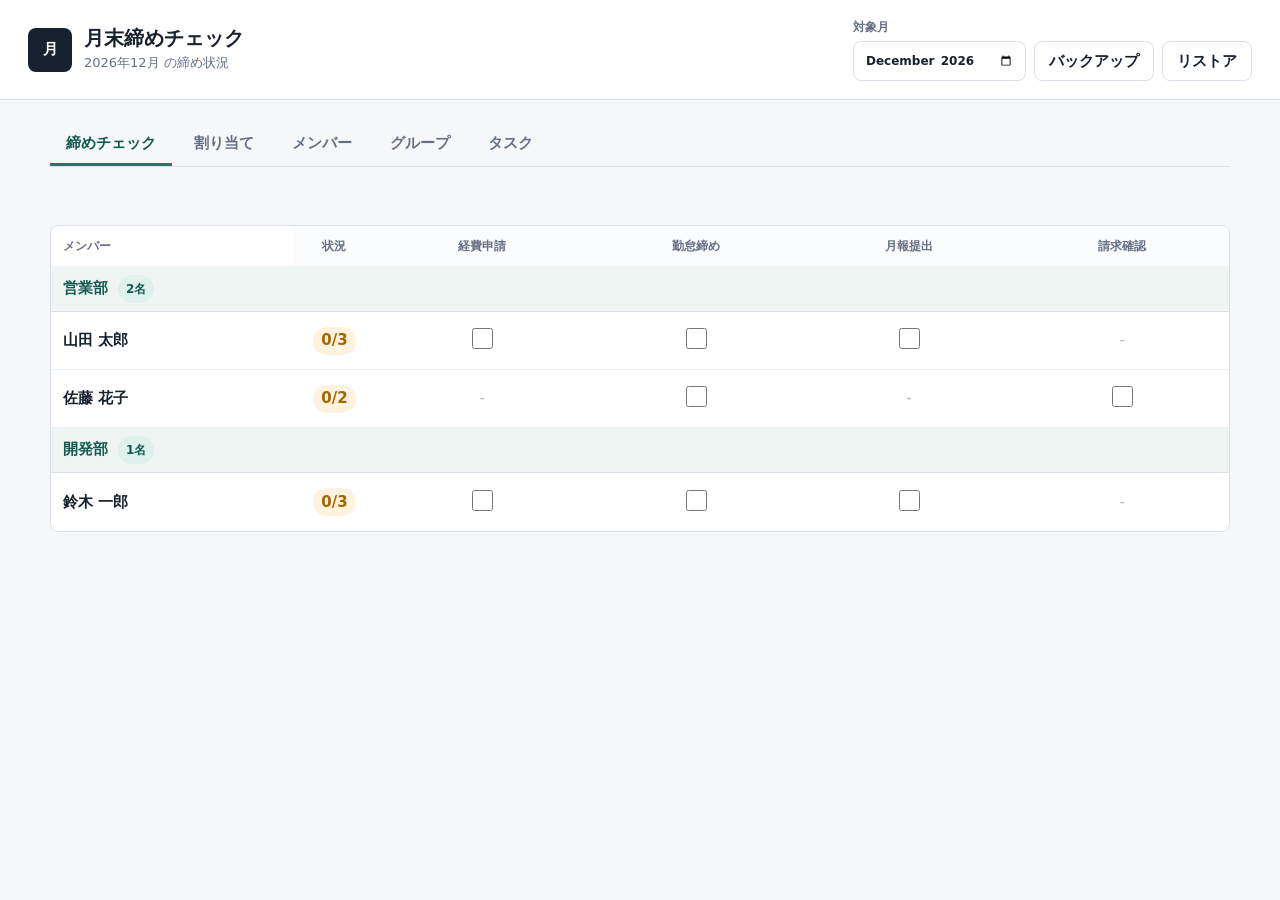
<file: monthlyclosing/index.html>
<!doctype html>
<html lang="ja">
  <head>
    <meta charset="utf-8" />
    <meta name="viewport" content="width=device-width, initial-scale=1" />
    <title>月末締めチェック</title>
    <link rel="icon" href="./favicon.svg" type="image/svg+xml" />
    <link rel="stylesheet" href="./styles.css" />
  </head>
  <body>
    <div id="app">
      <header class="app-header">
        <div class="brand">
          <div class="brand-mark" aria-hidden="true">月</div>
          <div>
            <h1>月末締めチェック</h1>
            <p id="monthLabel">対象月を読み込み中</p>
          </div>
        </div>
        <div class="header-actions">
          <label class="month-field">
            <span>対象月</span>
            <input id="monthInput" type="month" />
          </label>
          <button id="backupBtn" class="secondary-button" type="button">バックアップ</button>
          <label class="secondary-button file-button" for="restoreInput">リストア</label>
          <input id="restoreInput" class="sr-only" type="file" accept="text/csv,.csv" />
        </div>
      </header>

      <main>
        <nav class="tabs" aria-label="画面切替">
          <button class="tab is-active" type="button" data-view="check">締めチェック</button>
          <button class="tab" type="button" data-view="assignments">割り当て</button>
          <button class="tab" type="button" data-view="members">メンバー</button>
          <button class="tab" type="button" data-view="groups">グループ</button>
          <button class="tab" type="button" data-view="tasks">タスク</button>
        </nav>

        <div id="statusMessage" class="status-message" role="status" aria-live="polite"></div>

        <section id="checkView" class="view is-active">
          <div id="checkList" class="check-matrix-wrap"></div>
        </section>

        <section id="assignmentsView" class="view" aria-labelledby="assignmentsHeading">
          <div class="view-heading">
            <div>
              <h2 id="assignmentsHeading">割り当て</h2>
              <p>メンバーごとの対象タスク</p>
            </div>
          </div>
          <div id="assignmentMatrix" class="matrix-wrap"></div>
        </section>

        <section id="membersView" class="view" aria-labelledby="membersHeading">
          <div class="view-heading">
            <div>
              <h2 id="membersHeading">メンバー</h2>
              <p>チェック対象者のマスタ</p>
            </div>
          </div>
          <form id="memberForm" class="inline-form inline-form-3" autocomplete="off">
            <label>
              <span>氏名</span>
              <input id="memberNameInput" name="name" type="text" required maxlength="40" />
            </label>
            <label>
              <span>グループ</span>
              <select id="memberGroupInput" name="groupId"></select>
            </label>
            <button class="primary-button" type="submit">追加</button>
          </form>
          <div id="membersTable" class="table-wrap"></div>
        </section>

        <section id="groupsView" class="view" aria-labelledby="groupsHeading">
          <div class="view-heading">
            <div>
              <h2 id="groupsHeading">グループ</h2>
              <p>メンバーをまとめる区分</p>
            </div>
          </div>
          <form id="groupForm" class="inline-form" autocomplete="off">
            <label>
              <span>グループ名</span>
              <input id="groupNameInput" name="name" type="text" required maxlength="40" />
            </label>
            <button class="primary-button" type="submit">追加</button>
          </form>
          <div id="groupsTable" class="table-wrap"></div>
        </section>

        <section id="tasksView" class="view" aria-labelledby="tasksHeading">
          <div class="view-heading">
            <div>
              <h2 id="tasksHeading">タスク</h2>
              <p>月末締めで確認する項目</p>
            </div>
          </div>
          <form id="taskForm" class="inline-form" autocomplete="off">
            <label>
              <span>タスク名</span>
              <input id="taskNameInput" name="name" type="text" required maxlength="50" />
            </label>
            <button class="primary-button" type="submit">追加</button>
          </form>
          <div id="tasksTable" class="table-wrap"></div>
        </section>
      </main>
    </div>

    <script src="./app.js" defer></script>
  </body>
</html>
</file>
<file: dayplanner/style.css>
* { box-sizing: border-box; }

body {
  font-family: -apple-system, "Hiragino Sans", "Helvetica Neue", sans-serif;
  margin: 0;
  background: #f4f5f7;
  color: #222;
}

.toolbar {
  display: flex;
  align-items: center;
  justify-content: space-between;
  padding: 12px 20px;
  background: #fff;
  border-bottom: 1px solid #ddd;
}

.toolbar h1 {
  font-size: 18px;
  margin: 0;
}

.range-form label {
  margin-left: 12px;
  font-size: 14px;
}

.layout {
  display: flex;
  gap: 16px;
  padding: 16px 20px;
  align-items: flex-start;
}

.pool-panel {
  width: 260px;
  background: #fff;
  border-radius: 8px;
  padding: 12px;
  box-shadow: 0 1px 3px rgba(0,0,0,0.1);
  flex-shrink: 0;
}

.pool-panel h2, .timeline-panel h2 {
  font-size: 14px;
  margin: 0 0 8px;
  color: #555;
}

.task-form {
  display: flex;
  flex-direction: column;
  gap: 6px;
  margin-bottom: 12px;
}

.task-form input {
  padding: 6px 8px;
  border: 1px solid #ccc;
  border-radius: 4px;
  font-size: 13px;
}

.task-form button {
  padding: 6px 8px;
  border: none;
  border-radius: 4px;
  background: #4a90d9;
  color: #fff;
  cursor: pointer;
  font-size: 13px;
}

.pool {
  display: flex;
  flex-direction: column;
  gap: 8px;
  min-height: 60px;
  padding: 8px;
  border: 2px dashed #ddd;
  border-radius: 6px;
}

.pool.drag-over {
  border-color: #4a90d9;
  background: #eef5fc;
}

.task-chip {
  padding: 8px 10px;
  border-radius: 6px;
  color: #fff;
  font-size: 13px;
  cursor: grab;
  user-select: none;
  touch-action: none;
  box-shadow: 0 1px 2px rgba(0,0,0,0.15);
}

.task-chip:focus-visible, .task-block:focus-visible {
  outline: 2px solid #2c6ab0;
  outline-offset: 2px;
}

.task-label {
  display: block;
  white-space: nowrap;
  overflow: hidden;
  text-overflow: ellipsis;
  line-height: 1.3;
}

.timeline-panel {
  flex: 1;
  background: #fff;
  border-radius: 8px;
  padding: 12px;
  box-shadow: 0 1px 3px rgba(0,0,0,0.1);
}

.timeline-wrapper {
  position: relative;
  overflow: visible;
}

.timeline {
  position: relative;
  border: 1px solid #e0e0e0;
  border-radius: 6px;
  margin-left: 56px;
  background: #fff;
}

.timeline.drag-over {
  background: #eef5fc;
}

.hour-line {
  position: absolute;
  left: 0;
  right: 0;
}

.hour-line.minor {
  border-top: 1px dotted #f0f0f0;
}

.hour-line.half {
  border-top: 1px dashed #e6e6e6;
}

.hour-line.major {
  border-top: 1px solid #cfcfcf;
}

.hour-label {
  position: absolute;
  left: -56px;
  width: 48px;
  text-align: right;
  font-size: 12px;
  font-weight: 600;
  color: #777;
  transform: translateY(-7px);
}

.drag-ghost {
  position: absolute;
  left: 6px;
  right: 6px;
  border: 2px dashed #4a90d9;
  background: rgba(74, 144, 217, 0.12);
  border-radius: 6px;
  display: flex;
  align-items: center;
  justify-content: center;
  font-size: 12px;
  font-weight: 600;
  color: #2c6ab0;
  pointer-events: none;
}

.drag-ghost.hidden {
  display: none;
}

.task-block {
  position: absolute;
  left: 6px;
  right: 6px;
  border-radius: 6px;
  border-left: 4px solid rgba(0,0,0,0.25);
  color: #fff;
  padding: 4px 8px;
  font-size: 13px;
  cursor: grab;
  overflow: hidden;
  touch-action: none;
  box-shadow: 0 1px 3px rgba(0,0,0,0.25);
  transition: box-shadow 0.1s ease;
  display: flex;
  align-items: center;
}

.task-block:hover {
  box-shadow: 0 2px 6px rgba(0,0,0,0.35);
  z-index: 2;
}

.dragging-source {
  opacity: 0.3;
}

.drag-clone {
  opacity: 0.9;
  cursor: grabbing;
  box-shadow: 0 6px 16px rgba(0,0,0,0.35);
  z-index: 1000;
}

.task-block.dragging, .task-chip.dragging {
  opacity: 0.4;
}

.edit-dialog {
  position: fixed;
  top: 0; left: 0; right: 0; bottom: 0;
  background: rgba(0,0,0,0.3);
  display: flex;
  align-items: center;
  justify-content: center;
}

.edit-dialog.hidden {
  display: none;
}

.edit-dialog form {
  background: #fff;
  padding: 16px;
  border-radius: 8px;
  display: flex;
  flex-direction: column;
  gap: 8px;
  width: 240px;
}

.edit-dialog input {
  padding: 6px 8px;
  border: 1px solid #ccc;
  border-radius: 4px;
}

.edit-actions {
  display: flex;
  gap: 6px;
  justify-content: flex-end;
}

.edit-actions button {
  padding: 6px 10px;
  border: none;
  border-radius: 4px;
  cursor: pointer;
}

#editDelete {
  background: #d9534f;
  color: #fff;
}

#editCancel {
  background: #eee;
}

#editForm button[type="submit"] {
  background: #4a90d9;
  color: #fff;
}
</file>
<file: menu1/styles.css>
:root {
  color-scheme: light;
  --bg: #faf5ec;
  --surface: #ffffff;
  --ink: #2a1e14;
  --muted: #7a6a5a;
  --line: #e6dac6;
  --accent: #8a2b2b;
  --accent-strong: #6c1f1f;
  --accent-soft: #f4e6d8;
  --sans: system-ui, -apple-system, "Hiragino Sans", "Yu Gothic", "Noto Sans JP", "Segoe UI", sans-serif;
  font-family: Georgia, "Iowan Old Style", "Times New Roman", serif;
}

* {
  box-sizing: border-box;
}

body {
  margin: 0;
  min-width: 320px;
  background: var(--bg);
  color: var(--ink);
  line-height: 1.55;
}

h1,
h2,
h3,
p {
  margin: 0;
}

.ja {
  display: block;
  font-family: var(--sans);
  font-weight: 500;
}

.site-header {
  position: sticky;
  top: 0;
  z-index: 5;
  background: var(--surface);
  border-bottom: 1px solid var(--line);
}

.brand {
  display: flex;
  align-items: center;
  gap: 14px;
  padding: 22px 28px 16px;
}

.brand-mark {
  display: grid;
  place-items: center;
  flex: 0 0 auto;
  width: 48px;
  height: 48px;
  border-radius: 50%;
  background: var(--accent);
  color: #fff;
  font-size: 22px;
  font-weight: 700;
}

.brand h1 {
  font-size: 28px;
  letter-spacing: 0.02em;
}

.brand p {
  margin-top: 2px;
  color: var(--muted);
  font-size: 13px;
  text-transform: uppercase;
  letter-spacing: 0.14em;
}

.brand p .ja {
  display: inline;
  text-transform: none;
  margin-left: 6px;
  font-size: 11px;
  letter-spacing: 0.05em;
}

.category-nav {
  display: flex;
  flex-wrap: wrap;
  gap: 4px 18px;
  padding: 0 28px 16px;
  font-family: var(--sans);
  font-size: 13px;
}

.category-nav a {
  color: var(--muted);
  text-decoration: none;
  font-weight: 600;
  white-space: nowrap;
}

.category-nav a .ja {
  display: inline;
  font-size: 11px;
  font-weight: 500;
  opacity: 0.8;
}

.category-nav a:hover,
.category-nav a:focus-visible {
  color: var(--accent-strong);
  text-decoration: underline;
}

main {
  width: min(760px, calc(100% - 32px));
  margin: 8px auto 40px;
}

.menu-section {
  padding-top: 34px;
  scroll-margin-top: 110px;
}

.menu-section h2 {
  font-size: 22px;
  color: var(--accent-strong);
  padding-bottom: 10px;
  border-bottom: 2px solid var(--accent-soft);
  margin-bottom: 18px;
}

.menu-section h2 .ja {
  display: inline;
  font-size: 14px;
  color: var(--muted);
  margin-left: 10px;
}

.menu-list {
  list-style: none;
  margin: 0;
  padding: 0;
  display: grid;
  gap: 20px;
}

.menu-item {
  display: flex;
  gap: 14px;
}

.menu-item-photo-link {
  flex: 0 0 auto;
  display: block;
  width: 76px;
  height: 76px;
  border-radius: 10px;
}

.menu-item-photo-link:focus-visible {
  outline: 2px solid var(--accent);
  outline-offset: 2px;
}

.menu-item-photo {
  width: 100%;
  height: 100%;
  border-radius: 10px;
  position: relative;
  overflow: hidden;
  box-shadow: inset 0 0 0 1px rgba(0, 0, 0, 0.08);
  transition: box-shadow 0.15s ease;
}

.menu-item-photo::after {
  content: "";
  position: absolute;
  inset: 0;
  background: radial-gradient(circle at 30% 22%, rgba(255, 255, 255, 0.4), transparent 55%);
}

.menu-item-photo::before {
  content: "🔍";
  position: absolute;
  right: 5px;
  bottom: 4px;
  font-size: 12px;
  line-height: 1;
  filter: drop-shadow(0 1px 1px rgba(0, 0, 0, 0.5));
  opacity: 0.9;
}

.menu-item-photo-link:hover .menu-item-photo,
.menu-item-photo-link:focus-visible .menu-item-photo {
  box-shadow: inset 0 0 0 1px rgba(0, 0, 0, 0.08), 0 2px 8px rgba(0, 0, 0, 0.25);
}

.photo-a { background: linear-gradient(135deg, #7a2048, #c9667a 55%, #eab4ad); }
.photo-b { background: linear-gradient(135deg, #caa06a, #e8cba8 55%, #f6e6cf); }
.photo-c { background: linear-gradient(135deg, #5c1414, #8a2b2b 55%, #b8564a); }
.photo-d { background: linear-gradient(135deg, #4a3524, #7a5c3a 55%, #a68b5b); }
.photo-e { background: linear-gradient(135deg, #a1470f, #d1791f 55%, #eab35a); }
.photo-f { background: linear-gradient(135deg, #4a1a3a, #7c3060 55%, #b3628f); }
.photo-g { background: linear-gradient(135deg, #7a4a1a, #b3792f 55%, #dcae5f); }
.photo-h { background: linear-gradient(135deg, #4b5b23, #7c9142 55%, #b3c56f); }
.photo-i { background: linear-gradient(135deg, #c46a86, #e8a8b8 55%, #f6d9d0); }
.photo-j { background: linear-gradient(135deg, #8a6a1a, #c9a13a 55%, #eccf7c); }

.menu-item-body {
  flex: 1 1 auto;
  min-width: 0;
}

.menu-item-row {
  display: flex;
  align-items: baseline;
  gap: 10px;
}

.menu-item h3 {
  font-size: 17px;
  font-weight: 700;
}

.ja-name {
  display: inline;
  font-family: var(--sans);
  font-size: 13px;
  font-weight: 500;
  color: var(--muted);
  margin-left: 6px;
}

.menu-item-row::after {
  content: "";
  flex: 1 1 auto;
  border-bottom: 1px dotted var(--line);
  transform: translateY(-4px);
}

.price {
  flex: 0 0 auto;
  font-family: var(--sans);
  font-weight: 700;
  color: var(--accent);
  white-space: nowrap;
}

.menu-item p.desc-en,
.menu-item p.desc-ja {
  margin-top: 5px;
  color: var(--muted);
  font-size: 14px;
  font-family: var(--sans);
}

.menu-item p.desc-ja {
  margin-top: 2px;
  font-size: 13px;
  opacity: 0.9;
}

.drink-group {
  margin-top: 24px;
}

.drink-group:first-of-type {
  margin-top: 0;
}

.drink-category {
  font-size: 14px;
  font-weight: 700;
  color: var(--accent);
  text-transform: uppercase;
  letter-spacing: 0.04em;
  margin-bottom: 8px;
}

.drink-category .ja {
  display: inline;
  text-transform: none;
  font-size: 12px;
  font-weight: 500;
  color: var(--muted);
  letter-spacing: normal;
  margin-left: 8px;
}

.drink-list {
  list-style: none;
  margin: 0;
  padding: 0;
  display: grid;
  gap: 10px;
}

.drink-item {
  display: flex;
  align-items: baseline;
  gap: 10px;
}

.drink-name {
  font-size: 15px;
}

.drink-item::after {
  content: "";
  flex: 1 1 auto;
  border-bottom: 1px dotted var(--line);
  transform: translateY(-4px);
}

.site-footer {
  padding: 20px 28px 40px;
  text-align: center;
  color: var(--muted);
  font-size: 12px;
  font-family: var(--sans);
}

.site-footer p {
  margin-top: 4px;
}

.site-footer p:first-child {
  margin-top: 0;
}

.site-footer .ja {
  display: inline;
}

.photo-note {
  margin-top: 12px;
  opacity: 0.75;
  font-size: 11px;
}

@media (max-width: 560px) {
  .brand {
    padding: 18px 18px 12px;
  }

  .category-nav {
    padding: 0 18px 14px;
    gap: 4px 14px;
  }

  main {
    width: min(100% - 20px, 760px);
  }

  .menu-item-photo-link {
    width: 60px;
    height: 60px;
  }

  .menu-item-row {
    flex-wrap: wrap;
  }

  .menu-item-row::after {
    order: 3;
    flex-basis: 100%;
    border-bottom: none;
  }

  .drink-item {
    flex-wrap: wrap;
  }

  .drink-item::after {
    order: 3;
    flex-basis: 100%;
    border-bottom: none;
  }
}
</file>
<file: monthlyclosing/styles.css>
:root {
  color-scheme: light;
  --bg: #f6f7f9;
  --surface: #ffffff;
  --surface-strong: #eef5f3;
  --ink: #18212f;
  --muted: #667085;
  --line: #d9e0e8;
  --accent: #1f7a68;
  --accent-strong: #145b4e;
  --accent-soft: #dff1ed;
  --blue: #315da8;
  --amber: #a76500;
  --danger: #b42318;
  --danger-soft: #fde8e6;
  --success: #237a48;
  --shadow: 0 14px 36px rgba(24, 33, 47, 0.08);
  --radius: 8px;
}

* {
  box-sizing: border-box;
}

body {
  margin: 0;
  min-width: 320px;
  background: var(--bg);
  color: var(--ink);
  font-family:
    system-ui,
    -apple-system,
    BlinkMacSystemFont,
    "Segoe UI",
    sans-serif;
  font-size: 15px;
  line-height: 1.5;
}

button,
input {
  font: inherit;
}

button {
  cursor: pointer;
}

button:disabled {
  cursor: not-allowed;
  opacity: 0.55;
}

#app {
  min-height: 100vh;
}

.app-header {
  display: flex;
  align-items: center;
  justify-content: space-between;
  gap: 20px;
  padding: 18px 28px;
  border-bottom: 1px solid var(--line);
  background: var(--surface);
  position: sticky;
  top: 0;
  z-index: 5;
}

.brand {
  display: flex;
  align-items: center;
  gap: 12px;
  min-width: 0;
}

.brand-mark {
  display: grid;
  place-items: center;
  flex: 0 0 auto;
  width: 44px;
  height: 44px;
  border-radius: var(--radius);
  background: var(--ink);
  color: #fff;
  font-weight: 700;
}

h1,
h2,
p {
  margin: 0;
}

h1 {
  font-size: 20px;
  line-height: 1.2;
}

h2 {
  font-size: 19px;
  line-height: 1.25;
}

.brand p,
.view-heading p {
  color: var(--muted);
  font-size: 13px;
  margin-top: 3px;
}

.header-actions {
  display: flex;
  align-items: end;
  justify-content: flex-end;
  flex-wrap: wrap;
  gap: 8px;
}

.month-field,
.inline-form label {
  display: grid;
  gap: 5px;
  color: var(--muted);
  font-size: 12px;
  font-weight: 700;
}

.month-field input,
.inline-form input,
.editable-input {
  height: 40px;
  min-width: 0;
  border: 1px solid var(--line);
  border-radius: var(--radius);
  background: #fff;
  color: var(--ink);
  padding: 0 11px;
  outline: none;
}

.month-field input:focus,
.inline-form input:focus,
.editable-input:focus {
  border-color: var(--accent);
  box-shadow: 0 0 0 3px rgba(31, 122, 104, 0.14);
}

.icon-button,
.primary-button,
.secondary-button {
  display: inline-grid;
  place-items: center;
  min-height: 40px;
  border: 1px solid transparent;
  border-radius: var(--radius);
  font-weight: 700;
  white-space: nowrap;
}

.icon-button {
  width: 40px;
  padding: 0;
  background: #fff;
  border-color: var(--line);
  color: var(--ink);
  font-size: 21px;
  text-decoration: none;
}

.file-button {
  line-height: 1;
}

.primary-button {
  padding: 0 16px;
  background: var(--accent);
  color: #fff;
}

.primary-button:hover {
  background: var(--accent-strong);
}

.secondary-button {
  padding: 0 14px;
  background: #fff;
  border-color: var(--line);
  color: var(--ink);
}

main {
  width: min(1180px, calc(100% - 32px));
  margin: 24px auto 48px;
}

.tabs {
  display: flex;
  gap: 6px;
  margin-top: 22px;
  border-bottom: 1px solid var(--line);
  overflow-x: auto;
}

.tab {
  min-height: 42px;
  padding: 0 16px;
  border: 0;
  border-bottom: 3px solid transparent;
  background: transparent;
  color: var(--muted);
  font-weight: 800;
  white-space: nowrap;
}

.tab.is-active {
  color: var(--accent-strong);
  border-bottom-color: var(--accent);
}

.status-message {
  min-height: 34px;
  margin: 12px 0;
  color: var(--muted);
  font-size: 13px;
}

.status-message.is-visible {
  display: inline-flex;
  align-items: center;
  min-height: 34px;
  padding: 0 12px;
  border: 1px solid var(--line);
  border-radius: var(--radius);
  background: var(--surface);
}

.status-message.is-danger {
  color: var(--danger);
  border-color: #f8c3bd;
  background: var(--danger-soft);
}

.view {
  display: none;
}

.view.is-active {
  display: block;
}

.view-heading {
  display: flex;
  align-items: start;
  justify-content: space-between;
  gap: 16px;
  margin-bottom: 16px;
}

.check-matrix-wrap {
  overflow: auto;
  border: 1px solid var(--line);
  border-radius: var(--radius);
  background: var(--surface);
}

.check-matrix-table {
  min-width: 720px;
}

.check-matrix-table th,
.check-matrix-table td {
  text-align: center;
}

.check-matrix-table .sticky-member-col {
  position: sticky;
  left: 0;
  z-index: 2;
  min-width: 150px;
  max-width: 220px;
  text-align: left;
  background: inherit;
}

.check-matrix-table th.sticky-member-col {
  z-index: 4;
}

.summary-col {
  width: 82px;
}

.task-col {
  min-width: 132px;
}

.check-matrix-cell {
  height: 58px;
  min-width: 112px;
  text-align: center;
}

.check-matrix-cell.is-unassigned {
  color: #b2bbc7;
}

.check-checkbox,
.matrix-checkbox {
  width: 21px;
  height: 21px;
  accent-color: var(--accent);
}

.task-name {
  font-weight: 800;
  overflow-wrap: anywhere;
}

.strong-cell {
  font-weight: 800;
  overflow-wrap: anywhere;
}

.group-row td {
  padding: 8px 12px;
}

.group-row-cell {
  position: sticky;
  left: 0;
  background: var(--surface-strong);
  border-bottom: 1px solid var(--line);
}

.check-matrix-table .group-row-cell {
  text-align: left;
}

.group-row-name {
  font-weight: 800;
  color: var(--accent-strong);
}

.group-row-count {
  margin-left: 10px;
  min-width: auto;
  height: 22px;
  font-size: 12px;
}

.empty-state {
  padding: 22px 16px;
  border: 1px dashed var(--line);
  border-radius: var(--radius);
  background: #fff;
  color: var(--muted);
  text-align: center;
}

.matrix-wrap,
.table-wrap {
  overflow: auto;
  border: 1px solid var(--line);
  border-radius: var(--radius);
  background: var(--surface);
}

table {
  width: 100%;
  border-collapse: collapse;
}

th,
td {
  min-height: 52px;
  padding: 11px 12px;
  border-bottom: 1px solid #eef1f5;
  text-align: left;
  vertical-align: middle;
}

th {
  position: sticky;
  top: 0;
  z-index: 1;
  background: #fbfcfd;
  color: var(--muted);
  font-size: 12px;
  font-weight: 800;
}

tbody tr:last-child td {
  border-bottom: 0;
}

.matrix-table {
  min-width: 760px;
}

.matrix-table th:first-child,
.matrix-table td:first-child {
  position: sticky;
  left: 0;
  z-index: 2;
  background: inherit;
}

.matrix-table th:first-child {
  z-index: 3;
}

.matrix-cell {
  text-align: center;
}

.inline-form {
  display: grid;
  grid-template-columns: minmax(220px, 1fr) auto;
  gap: 10px;
  align-items: end;
  margin-bottom: 14px;
  padding: 14px;
  border: 1px solid var(--line);
  border-radius: var(--radius);
  background: var(--surface);
}

.inline-form-3 {
  grid-template-columns: minmax(200px, 1fr) minmax(150px, 220px) auto;
}

.inline-form select {
  height: 40px;
  border: 1px solid var(--line);
  border-radius: var(--radius);
  background: #fff;
  color: var(--ink);
  padding: 0 11px;
  outline: none;
}

.inline-form select:focus {
  border-color: var(--accent);
  box-shadow: 0 0 0 3px rgba(31, 122, 104, 0.14);
}

select.editable-input {
  width: 100%;
  height: 40px;
  background: #fff;
}

.editable-input {
  width: 100%;
}

.row-actions {
  display: flex;
  gap: 8px;
  justify-content: flex-end;
}

.text-button {
  min-height: 34px;
  padding: 0 10px;
  border: 1px solid var(--line);
  border-radius: var(--radius);
  background: #fff;
  color: var(--ink);
  font-weight: 800;
}

.text-button.is-danger {
  color: var(--danger);
  border-color: #f8c3bd;
  background: var(--danger-soft);
}

.count-badge {
  display: inline-grid;
  place-items: center;
  min-width: 30px;
  height: 28px;
  padding: 0 8px;
  border-radius: 999px;
  background: var(--accent-soft);
  color: var(--accent-strong);
  font-weight: 800;
}

.summary-badge.is-done {
  background: #e3f4ea;
  color: var(--success);
}

.summary-badge.is-open {
  background: #fff3df;
  color: var(--amber);
}

.sr-only {
  position: absolute;
  width: 1px;
  height: 1px;
  padding: 0;
  margin: -1px;
  overflow: hidden;
  clip: rect(0, 0, 0, 0);
  white-space: nowrap;
  border: 0;
}

@media (max-width: 820px) {
  .app-header {
    align-items: flex-start;
    flex-direction: column;
    padding: 16px;
  }

  .header-actions {
    justify-content: flex-start;
    width: 100%;
  }

  main {
    width: min(100% - 20px, 1180px);
    margin-top: 14px;
  }

  .view-heading {
    align-items: stretch;
    flex-direction: column;
  }

  .inline-form {
    grid-template-columns: 1fr;
  }

}

@media (max-width: 520px) {
  .brand {
    align-items: flex-start;
  }

  .brand-mark {
    width: 40px;
    height: 40px;
  }

  h1 {
    font-size: 18px;
  }

  .month-field {
    width: 100%;
  }

  .month-field input {
    width: 100%;
  }
}
</file>
